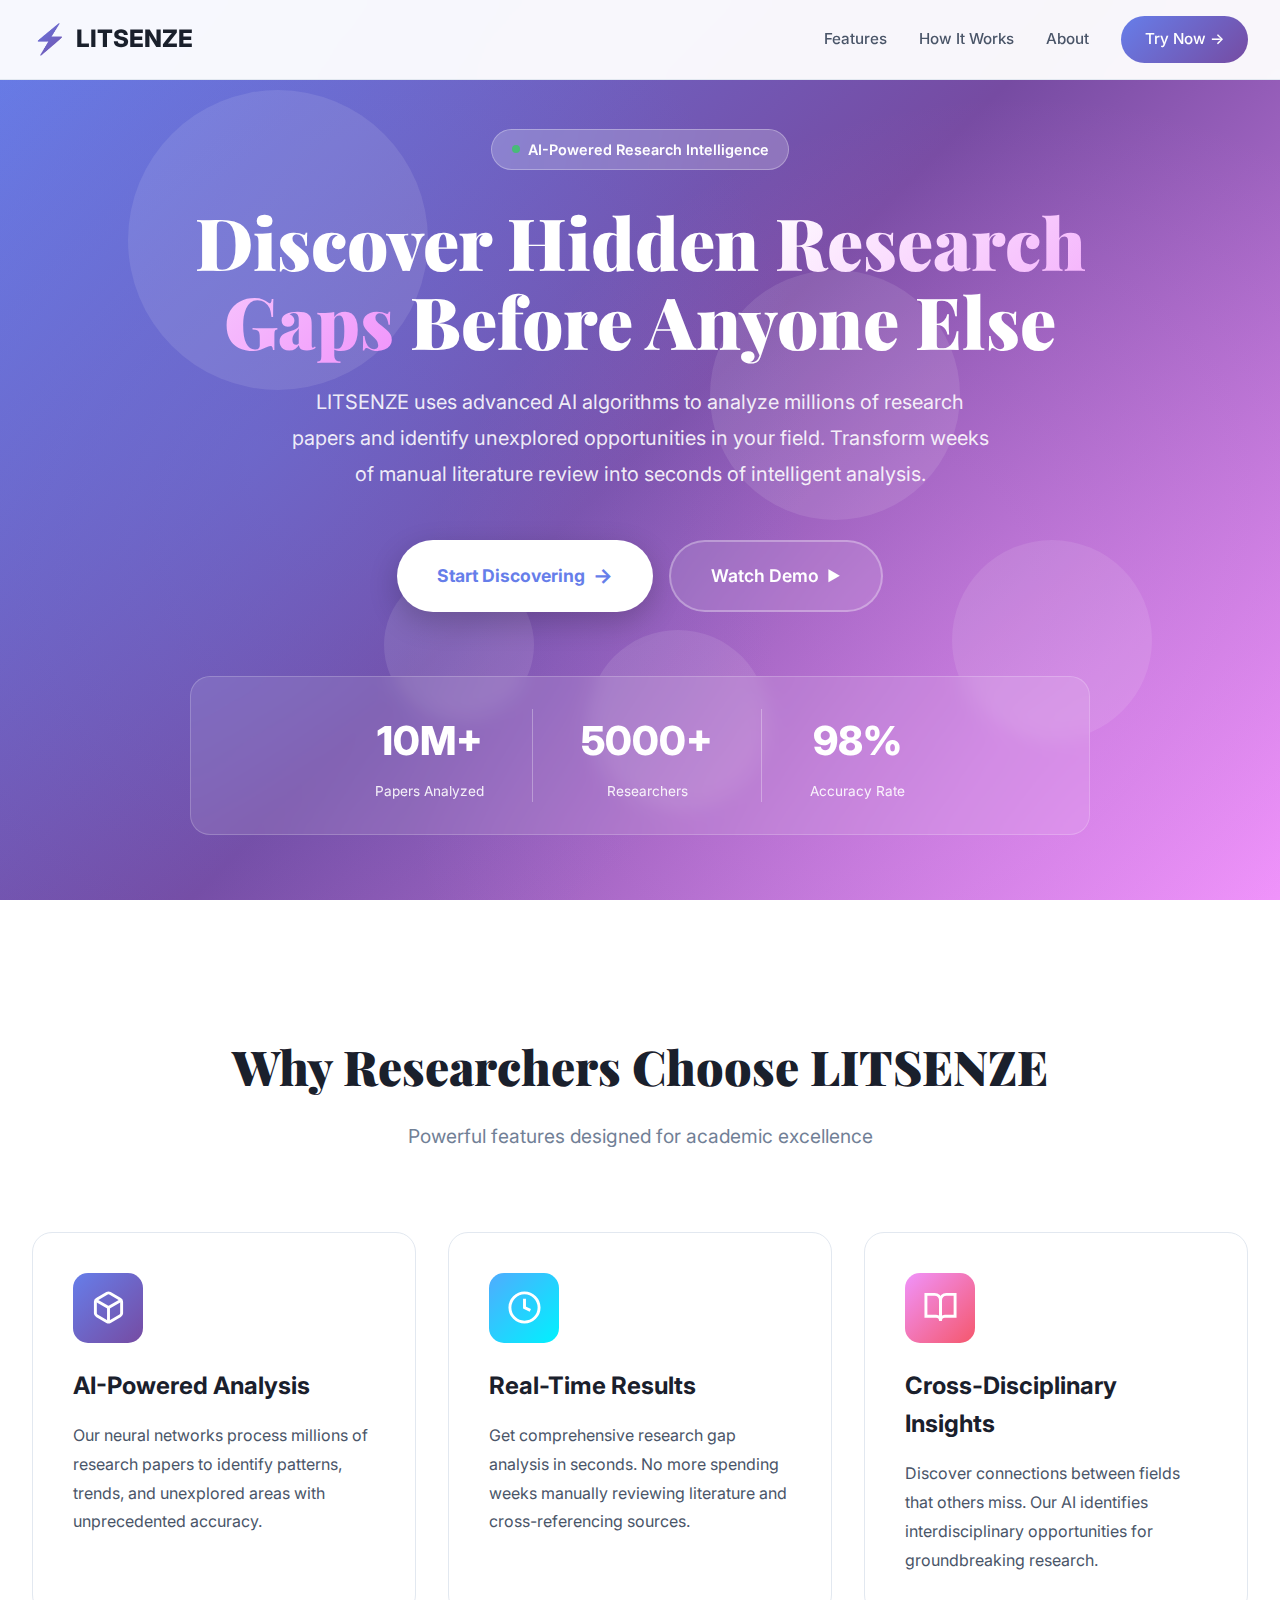
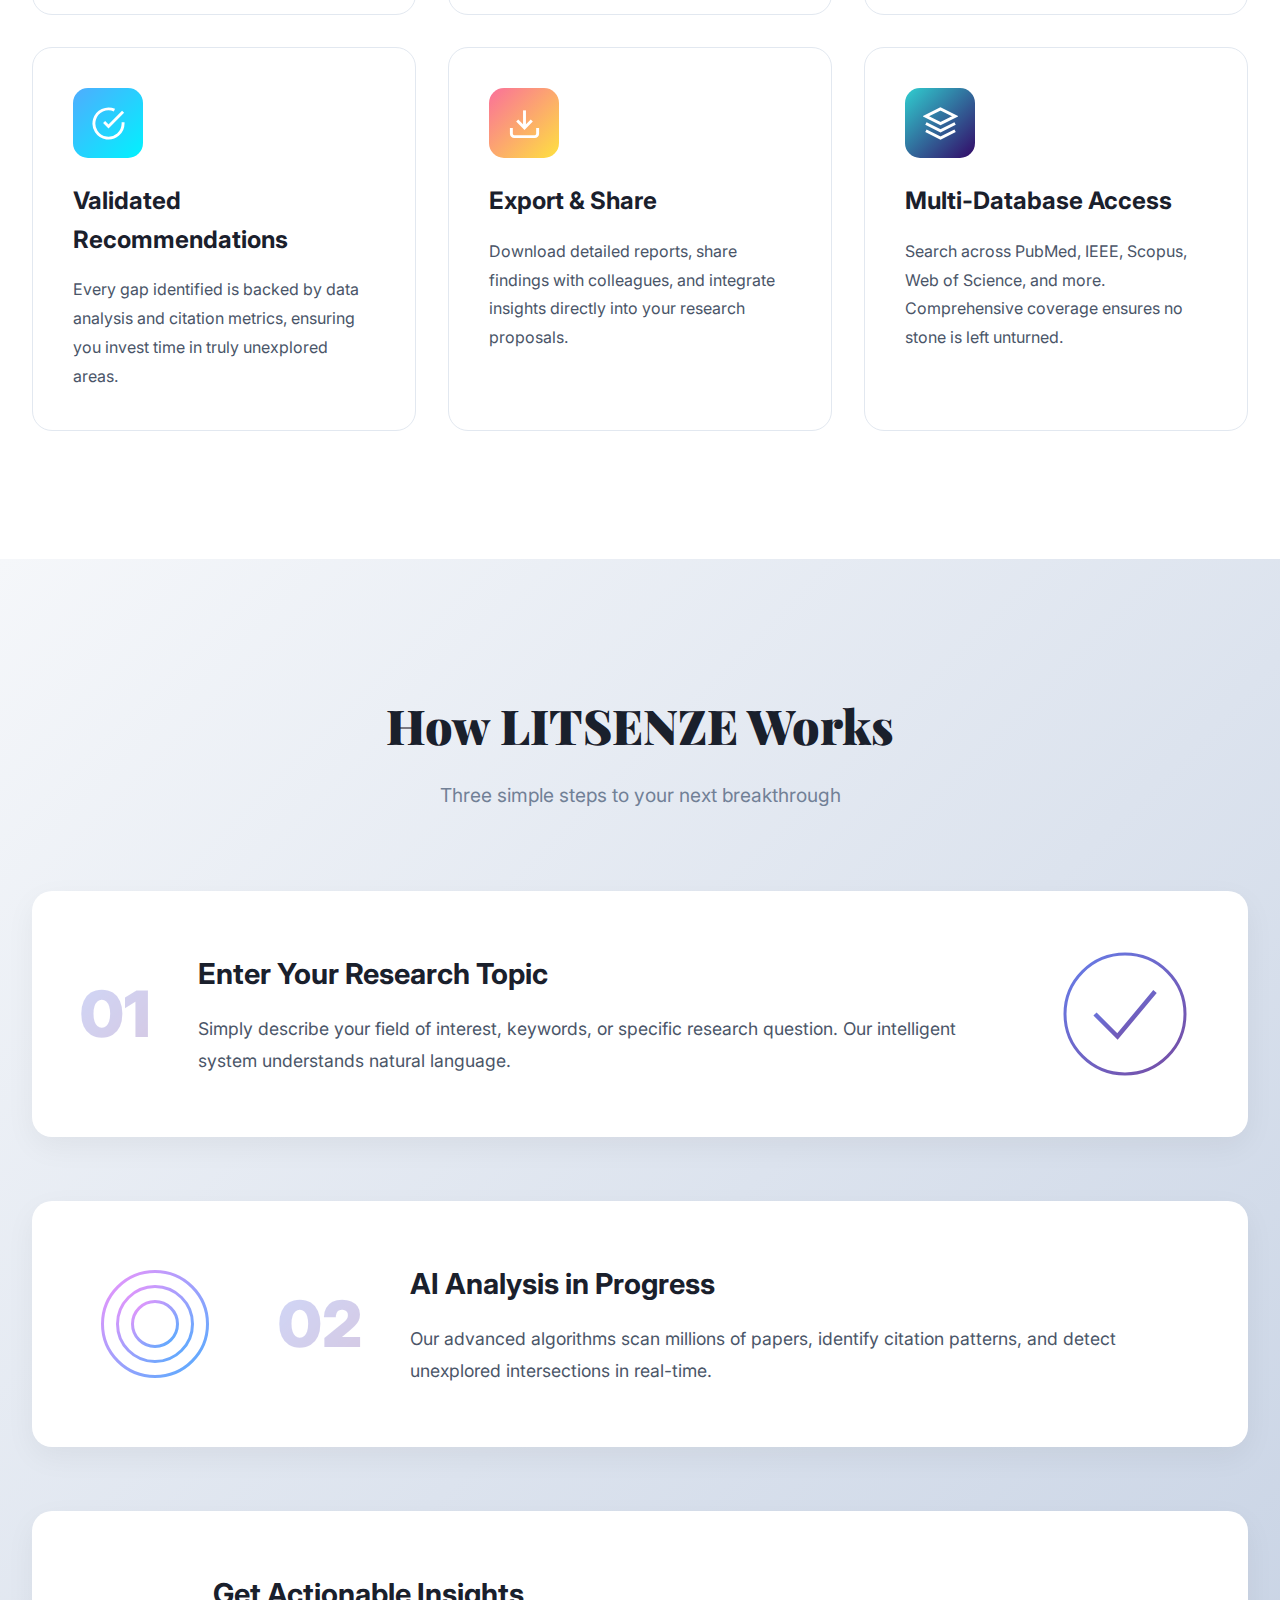
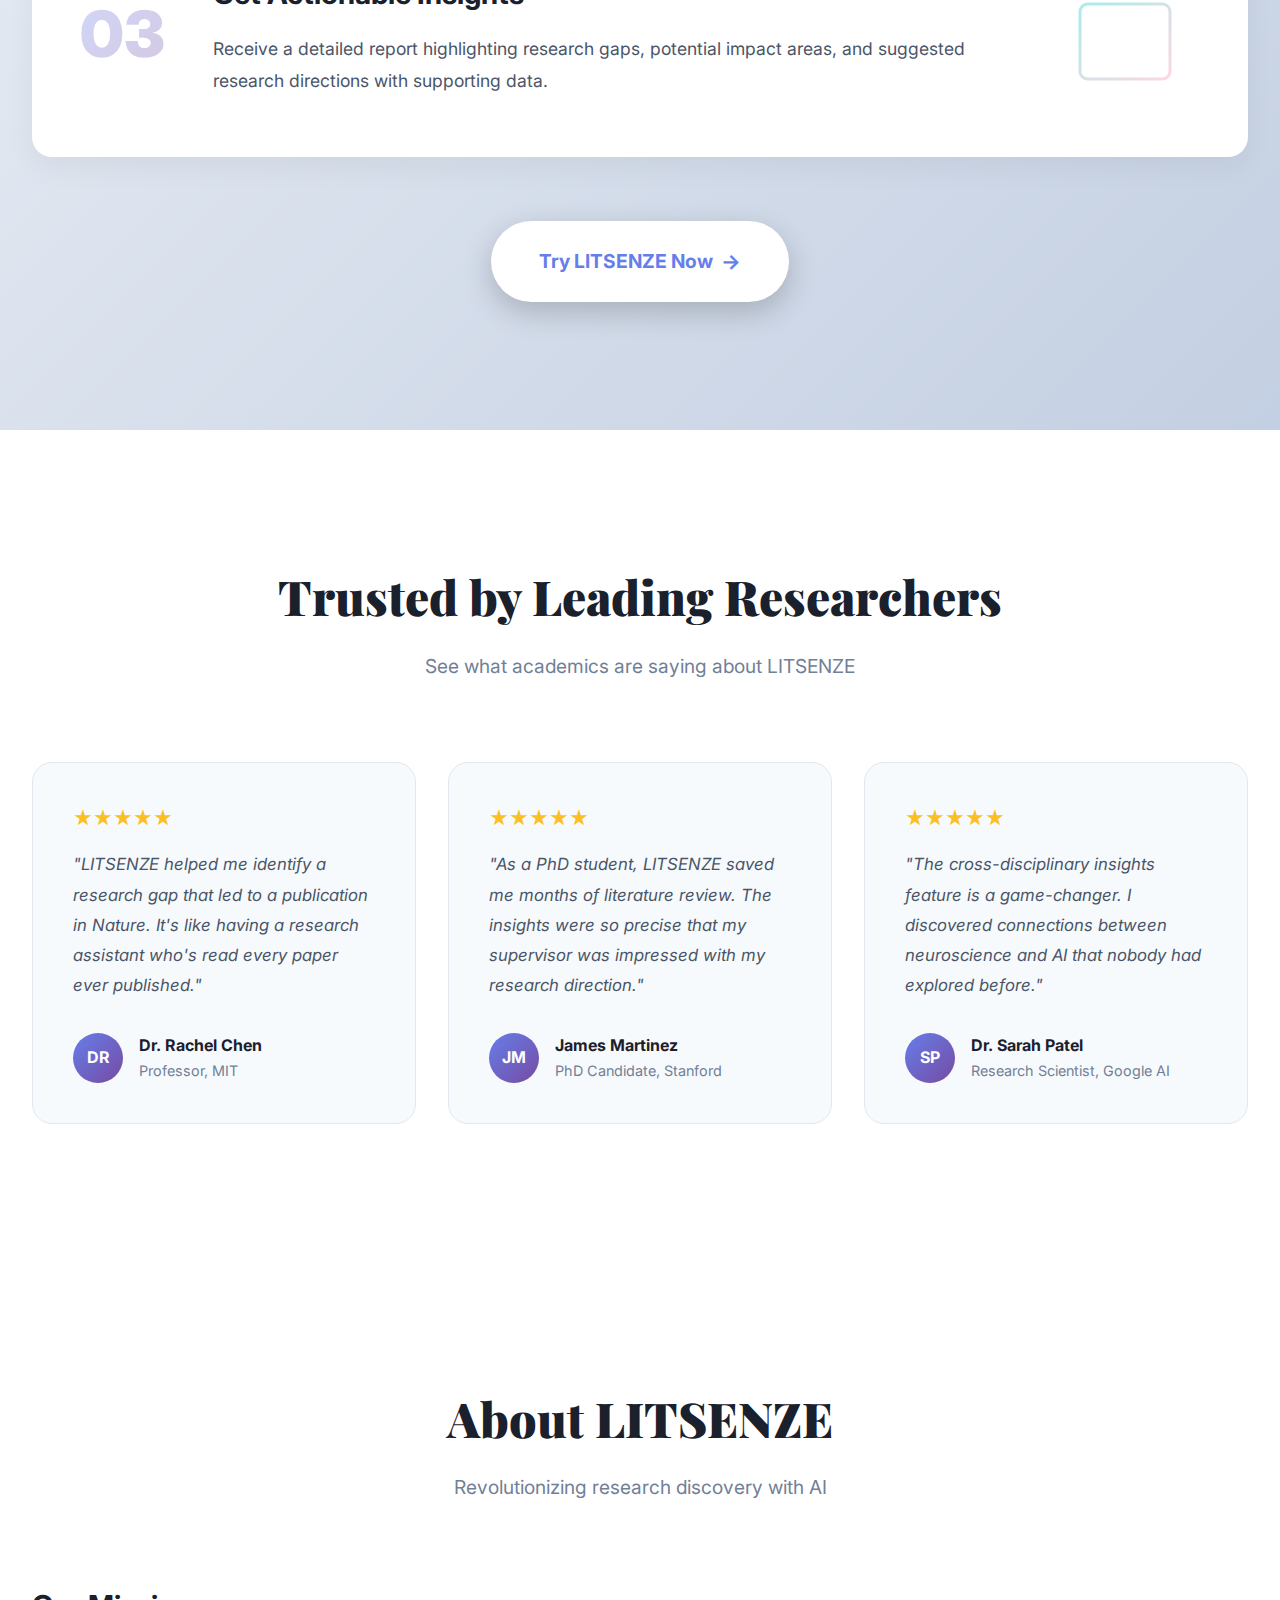
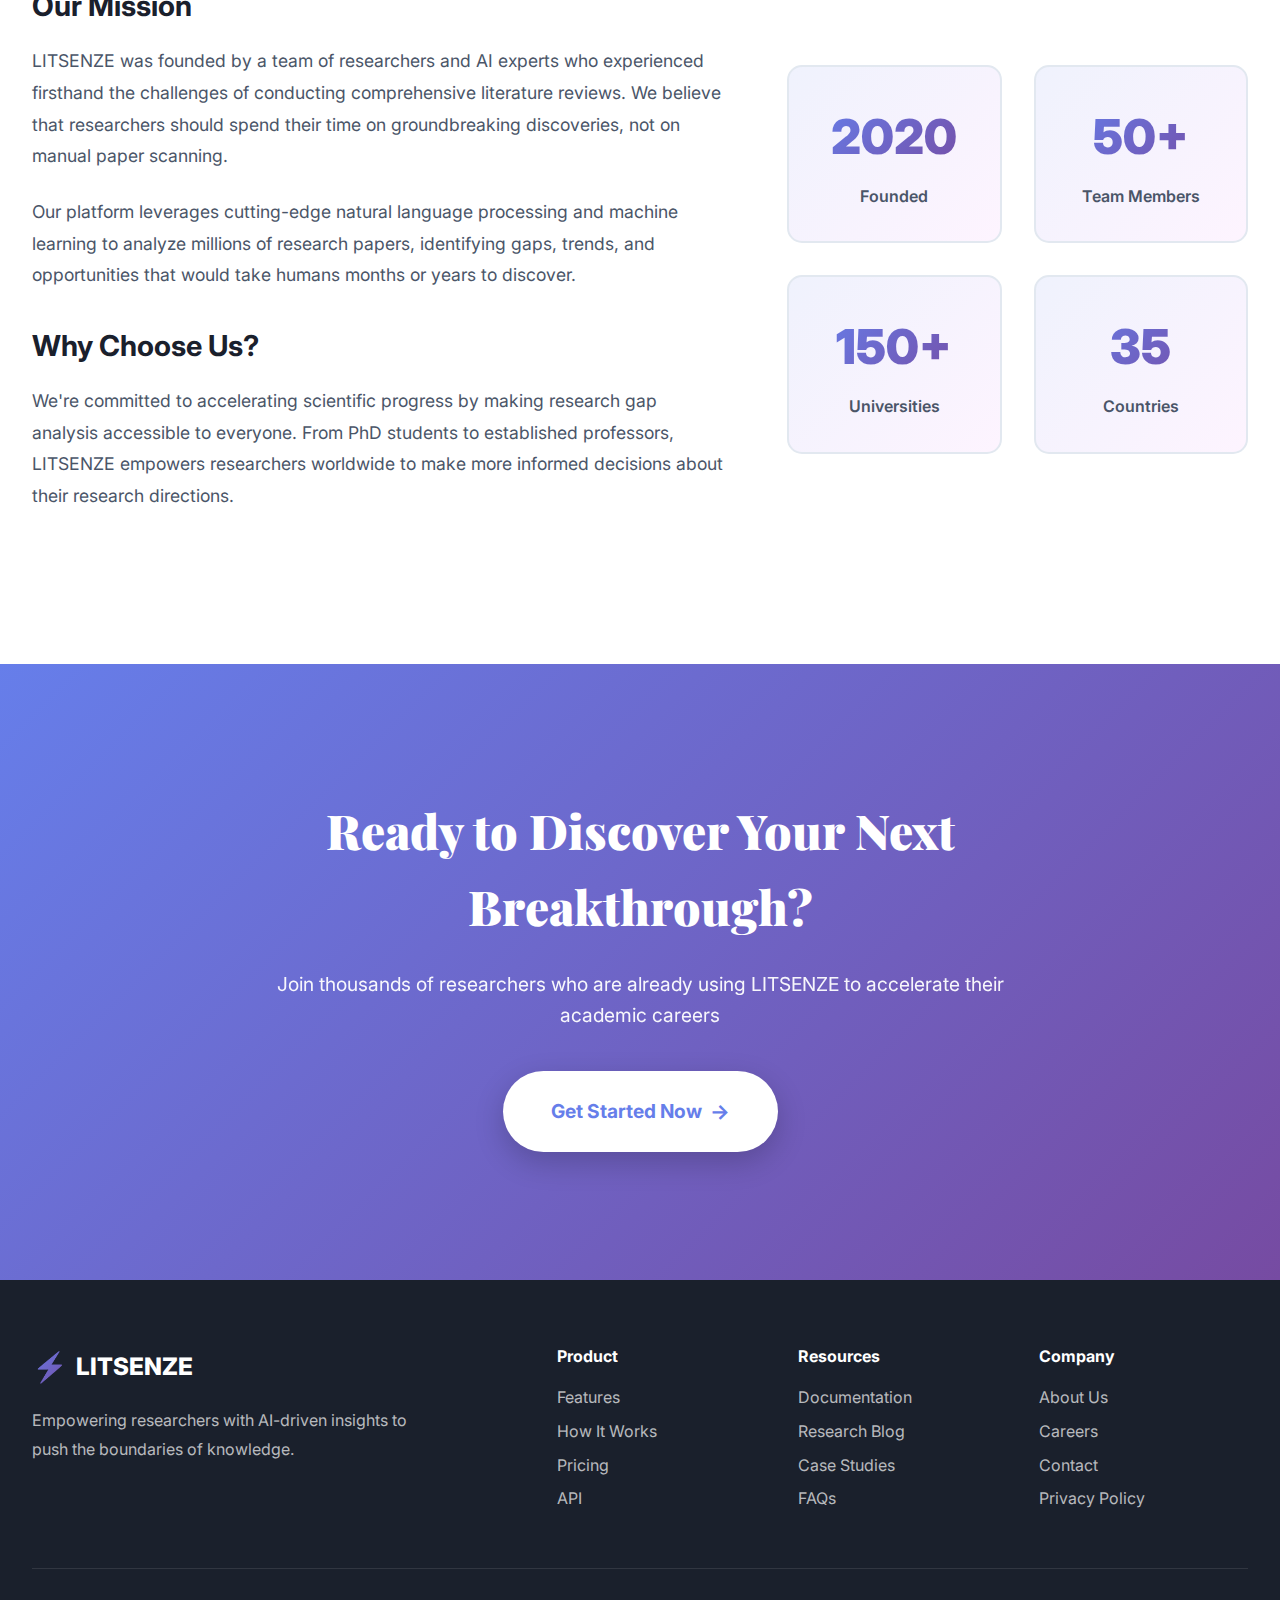
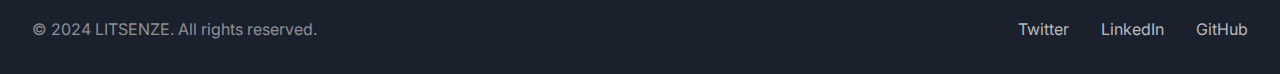
<file: index.html>
<!DOCTYPE html>
<html lang="en">
<head>
    <meta charset="UTF-8">
    <meta name="viewport" content="width=device-width, initial-scale=1.0">
    <title>LITSENZE - AI-Powered Research Gap Detection</title>
    <link rel="stylesheet" href="style.css">
    <link rel="preconnect" href="https://fonts.googleapis.com">
    <link rel="preconnect" href="https://fonts.gstatic.com" crossorigin>
    <link href="https://fonts.googleapis.com/css2?family=Inter:wght@300;400;600;700;800&family=Playfair+Display:wght@700;900&display=swap" rel="stylesheet">
</head>
<body>
    <!-- Navigation -->
    <nav class="navbar">
        <div class="nav-container">
            <div class="nav-logo">
                <span class="logo-icon">⚡</span>
                <span class="logo-text">LITSENZE</span>
            </div>
            <div class="nav-links">
                <a href="#features">Features</a>
                <a href="#how-it-works">How It Works</a>
                <a href="#about">About</a>
                <a href="inputpage.html" class="nav-cta">Try Now →</a>
            </div>
        </div>
    </nav>

    <!-- Hero Section -->
    <section class="hero">
        <div class="hero-background">
            <div class="gradient-overlay"></div>
            <div class="animated-bg">
                <div class="particle"></div>
                <div class="particle"></div>
                <div class="particle"></div>
                <div class="particle"></div>
                <div class="particle"></div>
            </div>
        </div>
        
        <div class="hero-content">
            <div class="hero-badge">
                <span class="badge-dot"></span>
                AI-Powered Research Intelligence
            </div>
            <h1 class="hero-title">
                Discover Hidden 
                <span class="gradient-text">Research Gaps</span>
                Before Anyone Else
            </h1>
            <p class="hero-description">
                LITSENZE uses advanced AI algorithms to analyze millions of research papers 
                and identify unexplored opportunities in your field. Transform weeks of manual 
                literature review into seconds of intelligent analysis.
            </p>
            <div class="hero-cta">
                <a href="inputpage.html" class="btn-primary">
                    Start Discovering
                    <span class="btn-arrow">→</span>
                </a>
                <a href="#how-it-works" class="btn-secondary">
                    Watch Demo
                    <span class="play-icon">▶</span>
                </a>
            </div>
            <div class="hero-stats">
                <div class="stat">
                    <div class="stat-number">10M+</div>
                    <div class="stat-label">Papers Analyzed</div>
                </div>
                <div class="stat-divider"></div>
                <div class="stat">
                    <div class="stat-number">5000+</div>
                    <div class="stat-label">Researchers</div>
                </div>
                <div class="stat-divider"></div>
                <div class="stat">
                    <div class="stat-number">98%</div>
                    <div class="stat-label">Accuracy Rate</div>
                </div>
            </div>
        </div>
    </section>

    <!-- Features Section -->
    <section id="features" class="features-section">
        <div class="section-container">
            <div class="section-header">
                <h2 class="section-title">Why Researchers Choose LITSENZE</h2>
                <p class="section-subtitle">Powerful features designed for academic excellence</p>
            </div>

            <div class="features-grid">
                <div class="feature-box">
                    <div class="feature-icon-wrapper purple">
                        <svg class="feature-icon" viewBox="0 0 24 24" fill="none" stroke="currentColor" stroke-width="2">
                            <path d="M21 16V8a2 2 0 0 0-1-1.73l-7-4a2 2 0 0 0-2 0l-7 4A2 2 0 0 0 3 8v8a2 2 0 0 0 1 1.73l7 4a2 2 0 0 0 2 0l7-4A2 2 0 0 0 21 16z"></path>
                            <polyline points="3.27 6.96 12 12.01 20.73 6.96"></polyline>
                            <line x1="12" y1="22.08" x2="12" y2="12"></line>
                        </svg>
                    </div>
                    <h3 class="feature-title">AI-Powered Analysis</h3>
                    <p class="feature-description">
                        Our neural networks process millions of research papers to identify patterns, 
                        trends, and unexplored areas with unprecedented accuracy.
                    </p>
                </div>

                <div class="feature-box">
                    <div class="feature-icon-wrapper blue">
                        <svg class="feature-icon" viewBox="0 0 24 24" fill="none" stroke="currentColor" stroke-width="2">
                            <circle cx="12" cy="12" r="10"></circle>
                            <polyline points="12 6 12 12 16 14"></polyline>
                        </svg>
                    </div>
                    <h3 class="feature-title">Real-Time Results</h3>
                    <p class="feature-description">
                        Get comprehensive research gap analysis in seconds. No more spending weeks 
                        manually reviewing literature and cross-referencing sources.
                    </p>
                </div>

                <div class="feature-box">
                    <div class="feature-icon-wrapper pink">
                        <svg class="feature-icon" viewBox="0 0 24 24" fill="none" stroke="currentColor" stroke-width="2">
                            <path d="M2 3h6a4 4 0 0 1 4 4v14a3 3 0 0 0-3-3H2z"></path>
                            <path d="M22 3h-6a4 4 0 0 0-4 4v14a3 3 0 0 1 3-3h7z"></path>
                        </svg>
                    </div>
                    <h3 class="feature-title">Cross-Disciplinary Insights</h3>
                    <p class="feature-description">
                        Discover connections between fields that others miss. Our AI identifies 
                        interdisciplinary opportunities for groundbreaking research.
                    </p>
                </div>

                <div class="feature-box">
                    <div class="feature-icon-wrapper green">
                        <svg class="feature-icon" viewBox="0 0 24 24" fill="none" stroke="currentColor" stroke-width="2">
                            <path d="M22 11.08V12a10 10 0 1 1-5.93-9.14"></path>
                            <polyline points="22 4 12 14.01 9 11.01"></polyline>
                        </svg>
                    </div>
                    <h3 class="feature-title">Validated Recommendations</h3>
                    <p class="feature-description">
                        Every gap identified is backed by data analysis and citation metrics, 
                        ensuring you invest time in truly unexplored areas.
                    </p>
                </div>

                <div class="feature-box">
                    <div class="feature-icon-wrapper orange">
                        <svg class="feature-icon" viewBox="0 0 24 24" fill="none" stroke="currentColor" stroke-width="2">
                            <path d="M21 15v4a2 2 0 0 1-2 2H5a2 2 0 0 1-2-2v-4"></path>
                            <polyline points="7 10 12 15 17 10"></polyline>
                            <line x1="12" y1="15" x2="12" y2="3"></line>
                        </svg>
                    </div>
                    <h3 class="feature-title">Export & Share</h3>
                    <p class="feature-description">
                        Download detailed reports, share findings with colleagues, and integrate 
                        insights directly into your research proposals.
                    </p>
                </div>

                <div class="feature-box">
                    <div class="feature-icon-wrapper teal">
                        <svg class="feature-icon" viewBox="0 0 24 24" fill="none" stroke="currentColor" stroke-width="2">
                            <path d="M12 2L2 7l10 5 10-5-10-5z"></path>
                            <path d="M2 17l10 5 10-5M2 12l10 5 10-5"></path>
                        </svg>
                    </div>
                    <h3 class="feature-title">Multi-Database Access</h3>
                    <p class="feature-description">
                        Search across PubMed, IEEE, Scopus, Web of Science, and more. Comprehensive 
                        coverage ensures no stone is left unturned.
                    </p>
                </div>
            </div>
        </div>
    </section>

    <!-- How It Works Section -->
    <section id="how-it-works" class="how-it-works">
        <div class="section-container">
            <div class="section-header">
                <h2 class="section-title">How LITSENZE Works</h2>
                <p class="section-subtitle">Three simple steps to your next breakthrough</p>
            </div>

            <div class="steps-container">
                <div class="step">
                    <div class="step-number">01</div>
                    <div class="step-content">
                        <h3>Enter Your Research Topic</h3>
                        <p>Simply describe your field of interest, keywords, or specific research question. Our intelligent system understands natural language.</p>
                    </div>
                    <div class="step-visual">
                        <div class="visual-placeholder">
                            <svg viewBox="0 0 100 100" fill="none">
                                <circle cx="50" cy="50" r="40" stroke="url(#gradient1)" stroke-width="2"/>
                                <path d="M30 50 L45 65 L70 35" stroke="url(#gradient1)" stroke-width="3" fill="none"/>
                                <defs>
                                    <linearGradient id="gradient1" x1="0%" y1="0%" x2="100%" y2="100%">
                                        <stop offset="0%" style="stop-color:#667eea"/>
                                        <stop offset="100%" style="stop-color:#764ba2"/>
                                    </linearGradient>
                                </defs>
                            </svg>
                        </div>
                    </div>
                </div>

                <div class="step">
                    <div class="step-number">02</div>
                    <div class="step-content">
                        <h3>AI Analysis in Progress</h3>
                        <p>Our advanced algorithms scan millions of papers, identify citation patterns, and detect unexplored intersections in real-time.</p>
                    </div>
                    <div class="step-visual">
                        <div class="visual-placeholder">
                            <svg viewBox="0 0 100 100" fill="none">
                                <circle cx="50" cy="50" r="35" stroke="url(#gradient2)" stroke-width="2"/>
                                <circle cx="50" cy="50" r="25" stroke="url(#gradient2)" stroke-width="2"/>
                                <circle cx="50" cy="50" r="15" stroke="url(#gradient2)" stroke-width="2"/>
                                <defs>
                                    <linearGradient id="gradient2" x1="0%" y1="0%" x2="100%" y2="100%">
                                        <stop offset="0%" style="stop-color:#f093fb"/>
                                        <stop offset="100%" style="stop-color:#4facfe"/>
                                    </linearGradient>
                                </defs>
                            </svg>
                        </div>
                    </div>
                </div>

                <div class="step">
                    <div class="step-number">03</div>
                    <div class="step-content">
                        <h3>Get Actionable Insights</h3>
                        <p>Receive a detailed report highlighting research gaps, potential impact areas, and suggested research directions with supporting data.</p>
                    </div>
                    <div class="step-visual">
                        <div class="visual-placeholder">
                            <svg viewBox="0 0 100 100" fill="none">
                                <rect x="20" y="30" width="60" height="50" rx="5" stroke="url(#gradient3)" stroke-width="2"/>
                                <line x1="30" y1="45" x2="70" y2="45" stroke="url(#gradient3)" stroke-width="2"/>
                                <line x1="30" y1="55" x2="60" y2="55" stroke="url(#gradient3)" stroke-width="2"/>
                                <line x1="30" y1="65" x2="65" y2="65" stroke="url(#gradient3)" stroke-width="2"/>
                                <defs>
                                    <linearGradient id="gradient3" x1="0%" y1="0%" x2="100%" y2="100%">
                                        <stop offset="0%" style="stop-color:#a8edea"/>
                                        <stop offset="100%" style="stop-color:#fed6e3"/>
                                    </linearGradient>
                                </defs>
                            </svg>
                        </div>
                    </div>
                </div>
            </div>

            <div class="cta-center">
                <a href="inputpage.html" class="btn-primary-large">
                    Try LITSENZE Now
                    <span class="btn-arrow">→</span>
                </a>
            </div>
        </div>
    </section>

    <!-- Testimonials Section -->
    <section class="testimonials">
        <div class="section-container">
            <div class="section-header">
                <h2 class="section-title">Trusted by Leading Researchers</h2>
                <p class="section-subtitle">See what academics are saying about LITSENZE</p>
            </div>

            <div class="testimonials-grid">
                <div class="testimonial-card">
                    <div class="testimonial-stars">★★★★★</div>
                    <p class="testimonial-text">
                        "LITSENZE helped me identify a research gap that led to a publication in Nature. 
                        It's like having a research assistant who's read every paper ever published."
                    </p>
                    <div class="testimonial-author">
                        <div class="author-avatar">DR</div>
                        <div class="author-info">
                            <div class="author-name">Dr. Rachel Chen</div>
                            <div class="author-title">Professor, MIT</div>
                        </div>
                    </div>
                </div>

                <div class="testimonial-card">
                    <div class="testimonial-stars">★★★★★</div>
                    <p class="testimonial-text">
                        "As a PhD student, LITSENZE saved me months of literature review. The insights 
                        were so precise that my supervisor was impressed with my research direction."
                    </p>
                    <div class="testimonial-author">
                        <div class="author-avatar">JM</div>
                        <div class="author-info">
                            <div class="author-name">James Martinez</div>
                            <div class="author-title">PhD Candidate, Stanford</div>
                        </div>
                    </div>
                </div>

                <div class="testimonial-card">
                    <div class="testimonial-stars">★★★★★</div>
                    <p class="testimonial-text">
                        "The cross-disciplinary insights feature is a game-changer. I discovered 
                        connections between neuroscience and AI that nobody had explored before."
                    </p>
                    <div class="testimonial-author">
                        <div class="author-avatar">SP</div>
                        <div class="author-info">
                            <div class="author-name">Dr. Sarah Patel</div>
                            <div class="author-title">Research Scientist, Google AI</div>
                        </div>
                    </div>
                </div>
            </div>
        </div>
    </section>

    <!-- About Section -->
    <section id="about" class="about-section">
        <div class="section-container">
            <div class="section-header">
                <h2 class="section-title">About LITSENZE</h2>
                <p class="section-subtitle">Revolutionizing research discovery with AI</p>
            </div>
            
            <div class="about-content">
                <div class="about-text">
                    <h3>Our Mission</h3>
                    <p>
                        LITSENZE was founded by a team of researchers and AI experts who experienced 
                        firsthand the challenges of conducting comprehensive literature reviews. We 
                        believe that researchers should spend their time on groundbreaking discoveries, 
                        not on manual paper scanning.
                    </p>
                    <p>
                        Our platform leverages cutting-edge natural language processing and machine 
                        learning to analyze millions of research papers, identifying gaps, trends, and 
                        opportunities that would take humans months or years to discover.
                    </p>
                    <h3>Why Choose Us?</h3>
                    <p>
                        We're committed to accelerating scientific progress by making research gap 
                        analysis accessible to everyone. From PhD students to established professors, 
                        LITSENZE empowers researchers worldwide to make more informed decisions about 
                        their research directions.
                    </p>
                </div>
                <div class="about-stats-large">
                    <div class="about-stat-item">
                        <div class="about-stat-number">2020</div>
                        <div class="about-stat-label">Founded</div>
                    </div>
                    <div class="about-stat-item">
                        <div class="about-stat-number">50+</div>
                        <div class="about-stat-label">Team Members</div>
                    </div>
                    <div class="about-stat-item">
                        <div class="about-stat-number">150+</div>
                        <div class="about-stat-label">Universities</div>
                    </div>
                    <div class="about-stat-item">
                        <div class="about-stat-number">35</div>
                        <div class="about-stat-label">Countries</div>
                    </div>
                </div>
            </div>
        </div>
    </section>

    <!-- CTA Section -->
    <section class="final-cta">
        <div class="cta-content">
            <h2 class="cta-title">Ready to Discover Your Next Breakthrough?</h2>
            <p class="cta-description">
                Join thousands of researchers who are already using LITSENZE to accelerate their academic careers
            </p>
            <a href="inputpage.html" class="btn-primary-large white">
                Get Started Now
                <span class="btn-arrow">→</span>
            </a>
        </div>
    </section>

    <!-- Footer -->
    <footer class="footer">
        <div class="footer-container">
            <div class="footer-main">
                <div class="footer-brand">
                    <div class="footer-logo">
                        <span class="logo-icon">⚡</span>
                        <span class="logo-text">LITSENZE</span>
                    </div>
                    <p class="footer-tagline">
                        Empowering researchers with AI-driven insights to push the boundaries of knowledge.
                    </p>
                </div>
                
                <div class="footer-links">
                    <div class="footer-column">
                        <h4>Product</h4>
                        <a href="#features">Features</a>
                        <a href="#how-it-works">How It Works</a>
                        <a href="inputpage.html">Pricing</a>
                        <a href="inputpage.html">API</a>
                    </div>
                    
                    <div class="footer-column">
                        <h4>Resources</h4>
                        <a href="inputpage.html">Documentation</a>
                        <a href="inputpage.html">Research Blog</a>
                        <a href="inputpage.html">Case Studies</a>
                        <a href="inputpage.html">FAQs</a>
                    </div>
                    
                    <div class="footer-column">
                        <h4>Company</h4>
                        <a href="#about">About Us</a>
                        <a href="inputpage.html">Careers</a>
                        <a href="inputpage.html">Contact</a>
                        <a href="inputpage.html">Privacy Policy</a>
                    </div>
                </div>
            </div>
            
            <div class="footer-bottom">
                <p>&copy; 2024 LITSENZE. All rights reserved.</p>
                <div class="footer-social">
                    <a href="#">Twitter</a>
                    <a href="#">LinkedIn</a>
                    <a href="#">GitHub</a>
                </div>
            </div>
        </div>
    </footer>
</body>
</html>
</file>
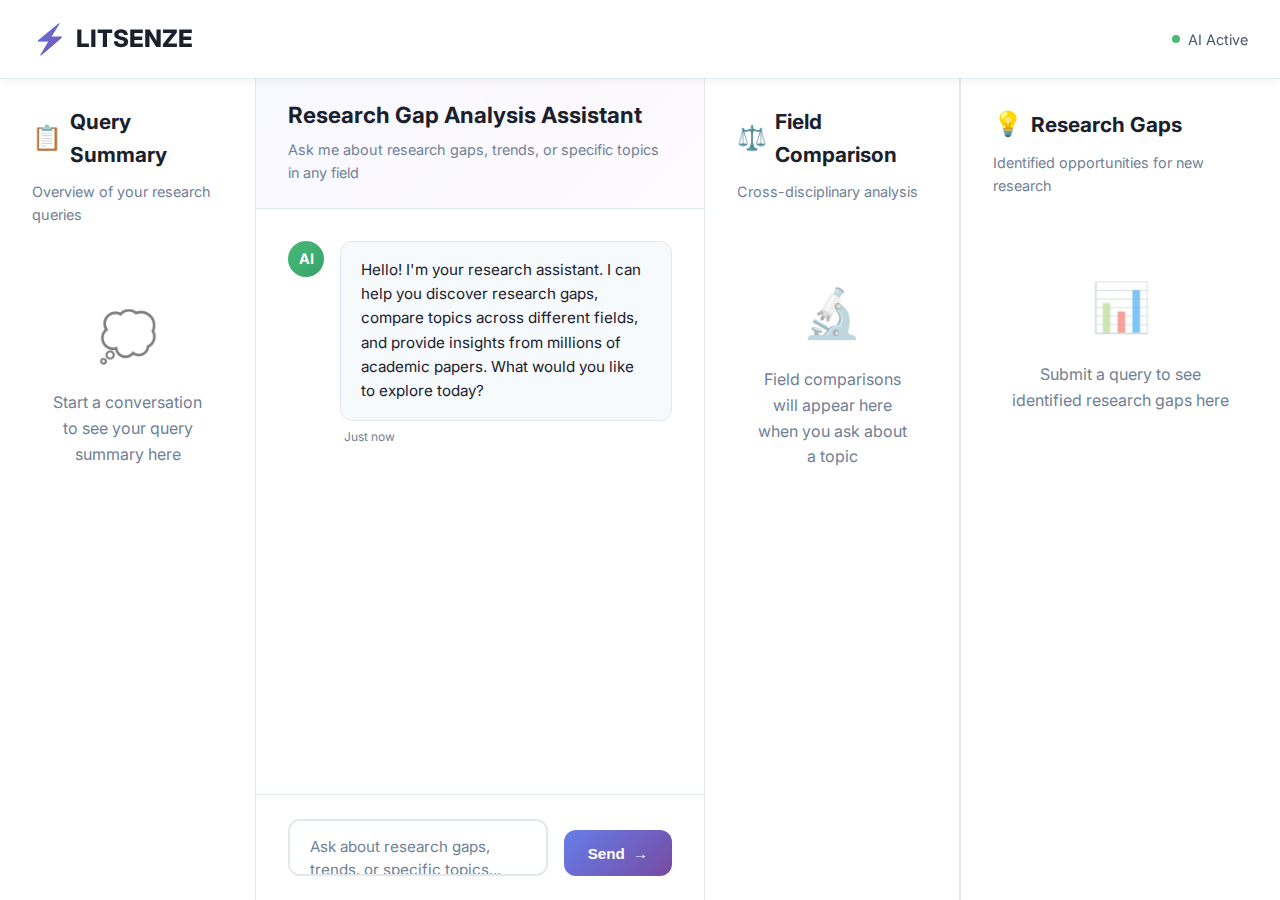
<file: inputpage.html>
<!DOCTYPE html>
<html lang="en">
<head>
    <meta charset="UTF-8">
    <meta name="viewport" content="width=device-width, initial-scale=1.0">
    <title>Research Analysis - LITSENZE</title>
    <link rel="preconnect" href="https://fonts.googleapis.com">
    <link rel="preconnect" href="https://fonts.gstatic.com" crossorigin>
    <link href="https://fonts.googleapis.com/css2?family=Inter:wght@300;400;500;600;700;800&family=Playfair+Display:wght@700;900&display=swap" rel="stylesheet">
    <style>
        * {
            margin: 0;
            padding: 0;
            box-sizing: border-box;
        }

        :root {
            --primary-purple: #667eea;
            --primary-dark: #764ba2;
            --accent-blue: #4facfe;
            --text-dark: #1a202c;
            --text-gray: #4a5568;
            --text-light: #718096;
            --bg-light: #f7fafc;
            --border-color: #e2e8f0;
            --success-green: #48bb78;
            --warning-orange: #ed8936;
        }

        body {
            font-family: 'Inter', -apple-system, BlinkMacSystemFont, 'Segoe UI', sans-serif;
            line-height: 1.6;
            color: var(--text-dark);
            background: #f8f9fa;
            overflow-x: hidden;
        }

        /* Navigation */
        .navbar {
            position: fixed;
            top: 0;
            left: 0;
            right: 0;
            background: rgba(255, 255, 255, 0.98);
            backdrop-filter: blur(10px);
            border-bottom: 1px solid var(--border-color);
            z-index: 1000;
            padding: 1rem 0;
            box-shadow: 0 2px 10px rgba(0,0,0,0.05);
        }

        .nav-container {
            max-width: 100%;
            margin: 0 auto;
            padding: 0 2rem;
            display: flex;
            justify-content: space-between;
            align-items: center;
        }

        .nav-logo {
            display: flex;
            align-items: center;
            gap: 0.5rem;
            font-size: 1.5rem;
            font-weight: 800;
            color: var(--text-dark);
            text-decoration: none;
        }

        .logo-icon {
            font-size: 1.8rem;
            background: linear-gradient(135deg, var(--primary-purple), var(--primary-dark));
            -webkit-background-clip: text;
            -webkit-text-fill-color: transparent;
        }

        .nav-status {
            display: flex;
            align-items: center;
            gap: 0.5rem;
            color: var(--text-gray);
            font-size: 0.9rem;
        }

        .status-dot {
            width: 8px;
            height: 8px;
            background: var(--success-green);
            border-radius: 50%;
            animation: pulse 2s infinite;
        }

        @keyframes pulse {
            0%, 100% { opacity: 1; }
            50% { opacity: 0.5; }
        }

        /* Main Layout */
        .main-container {
            display: flex;
            flex-direction: column;
            height: calc(100vh - 73px);
            margin-top: 73px;
        }

        /* Top Section - Three Column Layout */
        .top-section {
            display: flex;
            flex: 1;
            min-height: 0; /* This is the key fix! */
        }

        /* Left Panel - Summary */
        .left-panel {
            width: 25%;
            background: white;
            border-right: 1px solid var(--border-color);
            overflow-y: auto;
            padding: 2rem;
        }

        .panel-header {
            margin-bottom: 1.5rem;
        }

        .panel-title {
            font-size: 1.3rem;
            font-weight: 700;
            color: var(--text-dark);
            margin-bottom: 0.5rem;
            display: flex;
            align-items: center;
            gap: 0.5rem;
        }

        .panel-icon {
            font-size: 1.5rem;
        }

        .panel-subtitle {
            font-size: 0.9rem;
            color: var(--text-light);
        }

        .summary-card {
            background: var(--bg-light);
            padding: 1.25rem;
            border-radius: 12px;
            margin-bottom: 1rem;
            border: 1px solid var(--border-color);
            transition: all 0.3s;
        }

        .summary-card:hover {
            box-shadow: 0 4px 12px rgba(0,0,0,0.08);
            transform: translateY(-2px);
        }

        .summary-label {
            font-size: 0.8rem;
            font-weight: 600;
            color: var(--text-light);
            text-transform: uppercase;
            letter-spacing: 0.5px;
            margin-bottom: 0.5rem;
        }

        .summary-content {
            font-size: 0.95rem;
            color: var(--text-dark);
            line-height: 1.6;
        }

        .summary-badge {
            display: inline-block;
            padding: 0.4rem 0.8rem;
            background: linear-gradient(135deg, var(--primary-purple), var(--primary-dark));
            color: white;
            border-radius: 20px;
            font-size: 0.85rem;
            font-weight: 600;
            margin-top: 0.5rem;
        }

        .empty-state {
            text-align: center;
            padding: 3rem 1rem;
            color: var(--text-light);
        }

        .empty-icon {
            font-size: 3rem;
            margin-bottom: 1rem;
            opacity: 0.5;
        }

        /* Center Panel - Chat */
        .center-panel {
            width: 50%;
            display: flex;
            flex-direction: column;
            background: white;
        }

        .chat-header {
            padding: 1.5rem 2rem;
            border-bottom: 1px solid var(--border-color);
            background: linear-gradient(135deg, rgba(102, 126, 234, 0.05), rgba(240, 147, 251, 0.05));
        }

        .chat-title {
            font-size: 1.4rem;
            font-weight: 700;
            color: var(--text-dark);
            margin-bottom: 0.3rem;
        }

        .chat-subtitle {
            font-size: 0.9rem;
            color: var(--text-light);
        }

        .chat-messages {
            flex: 1;
            overflow-y: auto;
            padding: 2rem;
            display: flex;
            flex-direction: column;
            gap: 1.5rem;
        }

        .message {
            display: flex;
            gap: 1rem;
            animation: fadeIn 0.3s;
        }

        @keyframes fadeIn {
            from { opacity: 0; transform: translateY(10px); }
            to { opacity: 1; transform: translateY(0); }
        }

        .message-avatar {
            width: 36px;
            height: 36px;
            border-radius: 50%;
            display: flex;
            align-items: center;
            justify-content: center;
            font-weight: 700;
            font-size: 0.9rem;
            flex-shrink: 0;
        }

        .user-avatar {
            background: linear-gradient(135deg, var(--primary-purple), var(--primary-dark));
            color: white;
        }

        .bot-avatar {
            background: linear-gradient(135deg, #48bb78, #38a169);
            color: white;
        }

        .message-content {
            flex: 1;
        }

        .message-text {
            background: var(--bg-light);
            padding: 1rem 1.25rem;
            border-radius: 12px;
            font-size: 0.95rem;
            line-height: 1.6;
            border: 1px solid var(--border-color);
        }

        .message.user .message-text {
            background: linear-gradient(135deg, var(--primary-purple), var(--primary-dark));
            color: white;
            border: none;
        }

        .message-time {
            font-size: 0.75rem;
            color: var(--text-light);
            margin-top: 0.4rem;
            padding-left: 0.25rem;
        }

        .chat-input-container {
            padding: 1.5rem 2rem;
            border-top: 1px solid var(--border-color);
            background: white;
        }

        .chat-input-wrapper {
            display: flex;
            gap: 1rem;
            align-items: flex-end;
        }

        .chat-input {
            flex: 1;
            padding: 1rem 1.25rem;
            border: 2px solid var(--border-color);
            border-radius: 12px;
            font-size: 0.95rem;
            font-family: inherit;
            resize: none;
            transition: all 0.3s;
            max-height: 120px;
            min-height: 52px;
        }

        .chat-input:focus {
            outline: none;
            border-color: var(--primary-purple);
            box-shadow: 0 0 0 4px rgba(102, 126, 234, 0.08);
        }

/* Alternative: Adjust padding for better centering */
.chat-input {
    flex: 1;
    padding: 15px 1.25rem; /* Increased from 1rem (16px) to 15px */
    border: 2px solid var(--border-color);
    border-radius: 12px;
    font-size: 0.95rem;
    font-family: inherit;
    resize: none;
    transition: all 0.3s;
    max-height: 120px;
    min-height: 52px;
    line-height: 1.5;
}

.chat-input::placeholder {
    color: var(--text-light);
    opacity: 1;
    line-height: 1.5;
}

        .send-btn {
            padding: 0.9rem 1.5rem;
            background: linear-gradient(135deg, var(--primary-purple), var(--primary-dark));
            color: white;
            border: none;
            border-radius: 12px;
            font-weight: 600;
            cursor: pointer;
            transition: all 0.3s;
            display: flex;
            align-items: center;
            gap: 0.5rem;
            font-size: 0.95rem;
        }

        .send-btn:hover:not(:disabled) {
            transform: translateY(-2px);
            box-shadow: 0 4px 15px rgba(102, 126, 234, 0.4);
        }

        .send-btn:disabled {
            opacity: 0.6;
            cursor: not-allowed;
        }

        /* Right Panel - Comparison */
        .right-panel {
            width: 25%;
            background: white;
            border-left: 1px solid var(--border-color);
            overflow-y: auto;
            padding: 2rem;
        }

        .comparison-card {
            background: var(--bg-light);
            padding: 1.25rem;
            border-radius: 12px;
            margin-bottom: 1rem;
            border: 1px solid var(--border-color);
        }

        .comparison-field {
            font-size: 0.85rem;
            font-weight: 700;
            color: var(--primary-purple);
            margin-bottom: 0.75rem;
            text-transform: uppercase;
            letter-spacing: 0.5px;
        }

        .comparison-content {
            font-size: 0.9rem;
            color: var(--text-dark);
            line-height: 1.6;
        }

        .comparison-stats {
            display: flex;
            gap: 1rem;
            margin-top: 1rem;
            padding-top: 1rem;
            border-top: 1px solid var(--border-color);
        }

        .stat-item {
            flex: 1;
            text-align: center;
        }

        .stat-value {
            font-size: 1.1rem;
            font-weight: 700;
            color: var(--primary-purple);
        }

        .stat-label {
            font-size: 0.75rem;
            color: var(--text-light);
            margin-top: 0.25rem;
        }

/* Research Gaps Section */
.gaps-section {
    padding: 2rem;
    background: white;
    overflow-y: auto;
    display: none;
    border-top: 2px solid var(--border-color);
    height: 0; /* Start with 0 height */
    transition: height 0.3s ease; /* Smooth transition */
}

.gaps-section.active {
    height: auto !important; /* CHANGED */
    min-height: 300px !important;
}


.main-container.with-gaps .top-section {
    flex: 1;
    min-height: 0; /* Important for flexbox */
}



/* Adjust when gaps section is active */
.main-container.with-gaps {
    display: flex;
    flex-direction: column;
}

.main-container.with-gaps .top-section {
    flex: 1;
    min-height: 0;
    overflow: hidden; /* Prevent overflow */
}

.main-container.with-gaps .gaps-section {
    flex-shrink: 0; /* Don't shrink */
}

        

        .gaps-header {
            display: flex;
            justify-content: space-between;
            align-items: center;
            margin-bottom: 1.5rem;
        }

        .gaps-title {
            font-size: 1.4rem;
            font-weight: 700;
            color: var(--text-dark);
            display: flex;
            align-items: center;
            gap: 0.5rem;
        }

        .gaps-count {
            background: linear-gradient(135deg, var(--primary-purple), var(--primary-dark));
            color: white;
            padding: 0.4rem 1rem;
            border-radius: 20px;
            font-size: 0.85rem;
            font-weight: 600;
        }

        .gap-card {
            background: var(--bg-light);
            padding: 1.5rem;
            border-radius: 12px;
            margin-bottom: 1rem;
            border: 1px solid var(--border-color);
            transition: all 0.3s;
            cursor: pointer;
        }

        .gap-card:hover {
            box-shadow: 0 4px 15px rgba(0,0,0,0.1);
            transform: translateY(-2px);
        }

        .gap-header {
            display: flex;
            justify-content: space-between;
            align-items: start;
            margin-bottom: 0.75rem;
        }

        .gap-number {
            font-size: 0.85rem;
            font-weight: 700;
            color: var(--primary-purple);
            background: white;
            padding: 0.3rem 0.7rem;
            border-radius: 20px;
        }

        .gap-priority {
            font-size: 0.75rem;
            padding: 0.3rem 0.7rem;
            border-radius: 20px;
            font-weight: 600;
        }

        .priority-high {
            background: #fed7d7;
            color: #c53030;
        }

        .priority-medium {
            background: #feebc8;
            color: #c05621;
        }

        .priority-low {
            background: #c6f6d5;
            color: #2f855a;
        }

        .gap-title {
            font-size: 1.05rem;
            font-weight: 600;
            color: var(--text-dark);
            margin-bottom: 0.5rem;
        }

        .gap-description {
            font-size: 0.9rem;
            color: var(--text-gray);
            line-height: 1.6;
            margin-bottom: 0.75rem;
        }

        .gap-tags {
            display: flex;
            gap: 0.5rem;
            flex-wrap: wrap;
        }

        .gap-tag {
            font-size: 0.8rem;
            padding: 0.3rem 0.7rem;
            background: white;
            border: 1px solid var(--border-color);
            border-radius: 20px;
            color: var(--text-gray);
        }

        /* Scrollbar Styling */
        ::-webkit-scrollbar {
            width: 8px;
        }

        ::-webkit-scrollbar-track {
            background: var(--bg-light);
        }

        ::-webkit-scrollbar-thumb {
            background: var(--border-color);
            border-radius: 4px;
        }

        ::-webkit-scrollbar-thumb:hover {
            background: var(--text-light);
        }

        /* Responsive */
        @media (max-width: 1200px) {
            .left-panel, .right-panel {
                width: 22%;
            }
            .center-panel {
                width: 56%;
            }
        }

        @media (max-width: 968px) {
            .top-section {
                flex-direction: column;
                height: auto;
            }
            .left-panel, .center-panel, .right-panel {
                width: 100%;
                border: none;
                border-bottom: 1px solid var(--border-color);
            }
            .center-panel {
                min-height: 400px;
            }
        }

        /* Loading Animation */
        .typing-indicator {
            display: flex;
            gap: 0.4rem;
            padding: 1rem 1.25rem;
            background: var(--bg-light);
            border-radius: 12px;
            width: fit-content;
        }

        .typing-dot {
            width: 8px;
            height: 8px;
            background: var(--text-light);
            border-radius: 50%;
            animation: typing 1.4s infinite;
        }

        .typing-dot:nth-child(2) {
            animation-delay: 0.2s;
        }

        .typing-dot:nth-child(3) {
            animation-delay: 0.4s;
        }

        @keyframes typing {
            0%, 60%, 100% {
                transform: translateY(0);
                opacity: 0.7;
            }
            30% {
                transform: translateY(-10px);
                opacity: 1;
            }
        }

        /* FIX FOR FULL PAGE HEIGHT */
        .main-container {
            height: calc(100vh - 73px) !important;
        }
        
        .top-section {
            flex: 1 !important;
            min-height: 0 !important;
        }
        
        .gaps-section.active {
            height: 40vh !important;
            min-height: 300px !important;
        }
        
        .left-panel, .center-panel, .right-panel {
            height: 100% !important;
            display: flex !important;
            flex-direction: column !important;
        }
        
        .summary-content, .comparison-content {
            flex: 1 !important;
            overflow-y: auto !important;
        }
        
        .chat-messages {
            flex: 1 !important;
            overflow-y: auto !important;
        }
        
        .gaps-content {
            max-height: calc(40vh - 100px) !important;
            overflow-y: auto !important;
        }

/* === ADD THIS CSS FOR 4-COLUMN LAYOUT === */
/* Gaps Panel (4th column) */
.gaps-panel {
    width: 25%;
    background: white;
    border-left: 1px solid var(--border-color);
    overflow-y: auto;
    padding: 2rem;
    display: flex;
    flex-direction: column;
}

/* Update existing panel widths to make room for 4th column */
.left-panel {
    width: 20%; /* Changed from 25% */
}

.center-panel {
    width: 35%; /* Changed from 50% */
}

.right-panel {
    width: 20%; /* Changed from 25% */
    border-right: 1px solid var(--border-color);
}

/* Hide the old gaps-section styles */
.gaps-section {
    display: none !important;
}
/* === END OF CSS TO ADD === */
    </style>
</head>
<body>
    <!-- Navigation -->
    <nav class="navbar">
        <div class="nav-container">
            <a href="index.html" class="nav-logo">
                <span class="logo-icon">⚡</span>
                <span class="logo-text">LITSENZE</span>
            </a>
            <div class="nav-status">
                <span class="status-dot"></span>
                <span>AI Active</span>
            </div>
        </div>
    </nav>

    <!-- Main Container -->
    <div class="main-container">
        <!-- Top Section: Three Column Layout -->
        <div class="top-section">
            <!-- Left Panel - Summary -->
            <div class="left-panel">
            <div class="panel-header">
                <h2 class="panel-title">
                    <span class="panel-icon">📋</span>
                    Query Summary
                </h2>
                <p class="panel-subtitle">Overview of your research queries</p>
            </div>

            <div id="summary-content">
                <div class="empty-state">
                    <div class="empty-icon">💭</div>
                    <p>Start a conversation to see your query summary here</p>
                </div>
            </div>
        </div>

        <!-- Center Panel - Chat -->
        <div class="center-panel">
            <div class="chat-header">
                <h1 class="chat-title">Research Gap Analysis Assistant</h1>
                <p class="chat-subtitle">Ask me about research gaps, trends, or specific topics in any field</p>
            </div>

            <div class="chat-messages" id="chat-messages">
                <div class="message">
                    <div class="message-avatar bot-avatar">AI</div>
                    <div class="message-content">
                        <div class="message-text">
                            Hello! I'm your research assistant. I can help you discover research gaps, compare topics across different fields, and provide insights from millions of academic papers. What would you like to explore today?
                        </div>
                        <div class="message-time">Just now</div>
                    </div>
                </div>
            </div>


            <div class="chat-input-container">
                <div class="chat-input-wrapper">
                    <textarea 
                        id="chat-input" 
                        class="chat-input" 
                        placeholder="Ask about research gaps, trends, or specific topics..."
                        rows="1"
                    ></textarea>
                    <button class="send-btn" id="send-btn">
                        <span>Send</span>
                        <span>→</span>
                    </button>
                </div>
            </div>
        </div>

        <!-- Right Panel - Comparison -->
        <div class="right-panel">
            <div class="panel-header">
                <h2 class="panel-title">
                    <span class="panel-icon">⚖️</span>
                    Field Comparison
                </h2>
                <p class="panel-subtitle">Cross-disciplinary analysis</p>
            </div>

            <div id="comparison-content">
                <div class="empty-state">
                    <div class="empty-icon">🔬</div>
                    <p>Field comparisons will appear here when you ask about a topic</p>
                </div>
            </div>
        </div>

<div class="gaps-panel" id="gaps-section">
    <div class="panel-header">
        <h2 class="panel-title">
            <span class="panel-icon">💡</span>
            Research Gaps
        </h2>
        <p class="panel-subtitle">Identified opportunities for new research</p>
    </div>
    <div id="gaps-content">
        <div class="empty-state">
            <div class="empty-icon">📊</div>
            <p>Submit a query to see identified research gaps here</p>
        </div>
    </div>
</div>
        <!-- End of Top Section -->



    <script>
        const chatMessages = document.getElementById('chat-messages');
        const chatInput = document.getElementById('chat-input');
        const sendBtn = document.getElementById('send-btn');
        const summaryContent = document.getElementById('summary-content');
        const comparisonContent = document.getElementById('comparison-content');
        const gapsSection = document.getElementById('gaps-section');
        const gapsContent = document.getElementById('gaps-content');
        const gapsCount = document.getElementById('gaps-count');

        let queryCount = 0;
        let queries = [];

        // Auto-resize textarea
        chatInput.addEventListener('input', function() {
            this.style.height = 'auto';
            this.style.height = Math.min(this.scrollHeight, 120) + 'px';
        });

        // Send message on Enter (Shift+Enter for new line)
        chatInput.addEventListener('keydown', function(e) {
            if (e.key === 'Enter' && !e.shiftKey) {
                e.preventDefault();
                sendMessage();
            }
        });

        sendBtn.addEventListener('click', sendMessage);

        async function sendMessage() {
            const message = chatInput.value.trim();
            if (!message) return;

            // Add user message
            addMessage(message, 'user');
            chatInput.value = '';
            chatInput.style.height = 'auto';
            sendBtn.disabled = true;

            // Show typing indicator
            showTyping();

            try {
                // Call backend API
                const response = await fetch('/api/analyze', {
                    method: 'POST',
                    headers: {
                        'Content-Type': 'application/json',
                    },
                    body: JSON.stringify({ query: message })
                });

                const data = await response.json();
                
                removeTyping();
                
                if (data.success) {
                    // Display AI response with actual analysis
                    const aiResponse = `I've analyzed "${message}" and found ${data.analysis.total_papers_analyzed || 0} relevant papers. I've identified ${data.analysis.gaps_analysis?.gaps?.length || 0} key research gaps and trends in the field.`;
                    addMessage(aiResponse, 'bot');
                    
                    // Update UI with actual data
                    updateUIWithAnalysis(message, data.analysis);
                } else {
                    addMessage(`Sorry, I encountered an error analyzing your query. Please try again.`, 'bot');
                    console.error('API Error:', data.error);
                }
            } catch (error) {
                removeTyping();
                addMessage(`Network error. Please check your connection and try again.`, 'bot');
                console.error('Fetch Error:', error);
            } finally {
                sendBtn.disabled = false;
            }
        }

        function addMessage(text, sender) {
            const messageDiv = document.createElement('div');
            messageDiv.className = 'message ' + sender;
            
            const avatar = document.createElement('div');
            avatar.className = 'message-avatar ' + (sender === 'user' ? 'user-avatar' : 'bot-avatar');
            avatar.textContent = sender === 'user' ? 'U' : 'AI';

            const content = document.createElement('div');
            content.className = 'message-content';

            const messageText = document.createElement('div');
            messageText.className = 'message-text';
            messageText.textContent = text;

            const time = document.createElement('div');
            time.className = 'message-time';
            time.textContent = new Date().toLocaleTimeString([], { hour: '2-digit', minute: '2-digit' });

            content.appendChild(messageText);
            content.appendChild(time);
            messageDiv.appendChild(avatar);
            messageDiv.appendChild(content);

            chatMessages.appendChild(messageDiv);
            chatMessages.scrollTop = chatMessages.scrollHeight;
        }

        function showTyping() {
            const typingDiv = document.createElement('div');
            typingDiv.className = 'message';
            typingDiv.id = 'typing-indicator';
            
            const avatar = document.createElement('div');
            avatar.className = 'message-avatar bot-avatar';
            avatar.textContent = 'AI';

            const content = document.createElement('div');
            content.className = 'message-content';

            const typing = document.createElement('div');
            typing.className = 'typing-indicator';
            typing.innerHTML = '<div class="typing-dot"></div><div class="typing-dot"></div><div class="typing-dot"></div>';

            content.appendChild(typing);
            typingDiv.appendChild(avatar);
            typingDiv.appendChild(content);

            chatMessages.appendChild(typingDiv);
            chatMessages.scrollTop = chatMessages.scrollHeight;
        }

        function removeTyping() {
            const typing = document.getElementById('typing-indicator');
            if (typing) typing.remove();
        }

        function updateUIWithAnalysis(query, analysis) {
            queryCount++;
            queries.push({
                id: queryCount,
                text: query,
                timestamp: new Date(),
                analysis: analysis
            });

            // Update summary with actual data
            updateSummary(query, analysis);

            // Update comparison with actual data
            updateComparison(query, analysis);

            // Update research gaps with actual data
            updateResearchGaps(query, analysis);
        }

        function updateSummary(query, analysis) {
            summaryContent.innerHTML = '';

            const card = document.createElement('div');
            card.className = 'summary-card';
            
            const papersCount = analysis.total_papers_analyzed || 0;
            const gapsCount = analysis.gaps_analysis?.gaps?.length || 0;
            const keywords = analysis.trends?.top_keywords ? 
                Object.keys(analysis.trends.top_keywords).slice(0, 5).join(', ') : 
                'analysis, research, study';
            
            card.innerHTML = `
                <div class="summary-label">Current Analysis</div>
                <div class="summary-content">
                    <strong>Query:</strong> ${query}<br><br>
                    <strong>Papers Analyzed:</strong> ${papersCount}<br>
                    <strong>Gaps Identified:</strong> ${gapsCount}<br>
                    <strong>Top Keywords:</strong> ${keywords}
                </div>
                <span class="summary-badge">AI Analysis Complete</span>
            `;
            summaryContent.appendChild(card);

            // Show previous queries (last 2)
            const previousQueries = queries.slice(-3, -1).reverse();
            previousQueries.forEach((q, index) => {
                const prevCard = document.createElement('div');
                prevCard.className = 'summary-card';
                prevCard.innerHTML = `
                    <div class="summary-label">Previous Query ${q.id}</div>
                    <div class="summary-content">${q.text}</div>
                    <span class="summary-badge">${q.analysis?.total_papers_analyzed || '--'} papers</span>
                `;
                summaryContent.appendChild(prevCard);
            });
        }

        function updateComparison(query, analysis) {
            comparisonContent.innerHTML = '';

            const trends = analysis.trends || {};
            const fields = analysis.trends?.fields || ['Computer Science', 'Engineering', 'Science'];
            const citations = Math.floor(trends.average_citations || 45.5);
            const sources = trends.sources || ['Research Database'];

            sources.forEach((source, index) => {
                const card = document.createElement('div');
                card.className = 'comparison-card';
                card.innerHTML = `
                    <div class="comparison-field">${source}</div>
                    <div class="comparison-content">
                        Analysis from ${source} shows ${trends.total_papers || 0} papers on "${query}" with an average of ${citations} citations per paper.
                    </div>
                    <div class="comparison-stats">
                        <div class="stat-item">
                            <div class="stat-value">${trends.total_papers || 0}</div>
                            <div class="stat-label">Papers</div>
                        </div>
                        <div class="stat-item">
                            <div class="stat-value">${citations}</div>
                            <div class="stat-label">Avg Citations</div>
                        </div>
                    </div>
                `;
                comparisonContent.appendChild(card);
            });

            // If no sources, show default
            if (sources.length === 0) {
                comparisonContent.innerHTML = `
                    <div class="comparison-card">
                        <div class="comparison-field">Analysis Results</div>
                        <div class="comparison-content">
                            Analyzed ${trends.total_papers || 0} papers across multiple databases.
                        </div>
                        <div class="comparison-stats">
                            <div class="stat-item">
                                <div class="stat-value">${trends.total_papers || 0}</div>
                                <div class="stat-label">Papers</div>
                            </div>
                            <div class="stat-item">
                                <div class="stat-value">${citations}</div>
                                <div class="stat-label">Avg Citations</div>
                            </div>
                        </div>
                    </div>
                `;
            }
        }

function updateResearchGaps(query, analysis) {
    // Get the correct gaps content div (in gaps-panel)
    const gapsContent = document.querySelector('.gaps-panel #gaps-content');
    
    const gaps = analysis.gaps_analysis?.gaps || [];
    const directions = analysis.gaps_analysis?.directions || [];
    const impactAreas = analysis.gaps_analysis?.impact_areas || [];

    if (!gapsContent) return;

    gapsContent.innerHTML = '';
    
    // Update the panel title with count
    const gapsTitle = document.querySelector('.gaps-panel .panel-title');
    if (gapsTitle) {
        // Remove any existing count
        const existingCount = gapsTitle.querySelector('.gaps-count');
        if (existingCount) existingCount.remove();
        
        // Add new count
        const gapCountSpan = document.createElement('span');
        gapCountSpan.className = 'gaps-count';
        gapCountSpan.textContent = `${gaps.length} Found`;
        gapCountSpan.style.marginLeft = '10px';
        gapCountSpan.style.fontSize = '0.8rem';
        gapCountSpan.style.background = 'linear-gradient(135deg, var(--primary-purple), var(--primary-dark))';
        gapCountSpan.style.color = 'white';
        gapCountSpan.style.padding = '2px 8px';
        gapCountSpan.style.borderRadius = '10px';
        gapsTitle.appendChild(gapCountSpan);
    }

    if (gaps.length === 0) {
        gapsContent.innerHTML = `
            <div class="empty-state">
                <div class="empty-icon">📊</div>
                <p>No gaps identified for this query</p>
            </div>
        `;
        return;
    }

    gaps.forEach((gap, index) => {
        const priority = index === 0 ? 'high' : (index < 3 ? 'medium' : 'low');
        const relatedDirection = directions[index] || "Further investigation needed";
        const relatedImpact = impactAreas[index] || "General research area";
        
        const card = document.createElement('div');
        card.className = 'gap-card';
        card.innerHTML = `
            <div class="gap-header">
                <span class="gap-number">Gap #${index + 1}</span>
                <span class="gap-priority priority-${priority}">${priority.toUpperCase()}</span>
            </div>
            <div class="gap-title">${gap}</div>
            <div class="gap-description">
                <strong>Suggested Direction:</strong> ${relatedDirection}<br>
                <strong>Potential Impact:</strong> ${relatedImpact}
            </div>
            <div class="gap-tags">
                <span class="gap-tag">Research Gap</span>
                <span class="gap-tag">Priority: ${priority}</span>
                <span class="gap-tag">Field: ${query}</span>
            </div>
        `;
        gapsContent.appendChild(card);
    });
}


    </script>
</body>
</html>
</file>
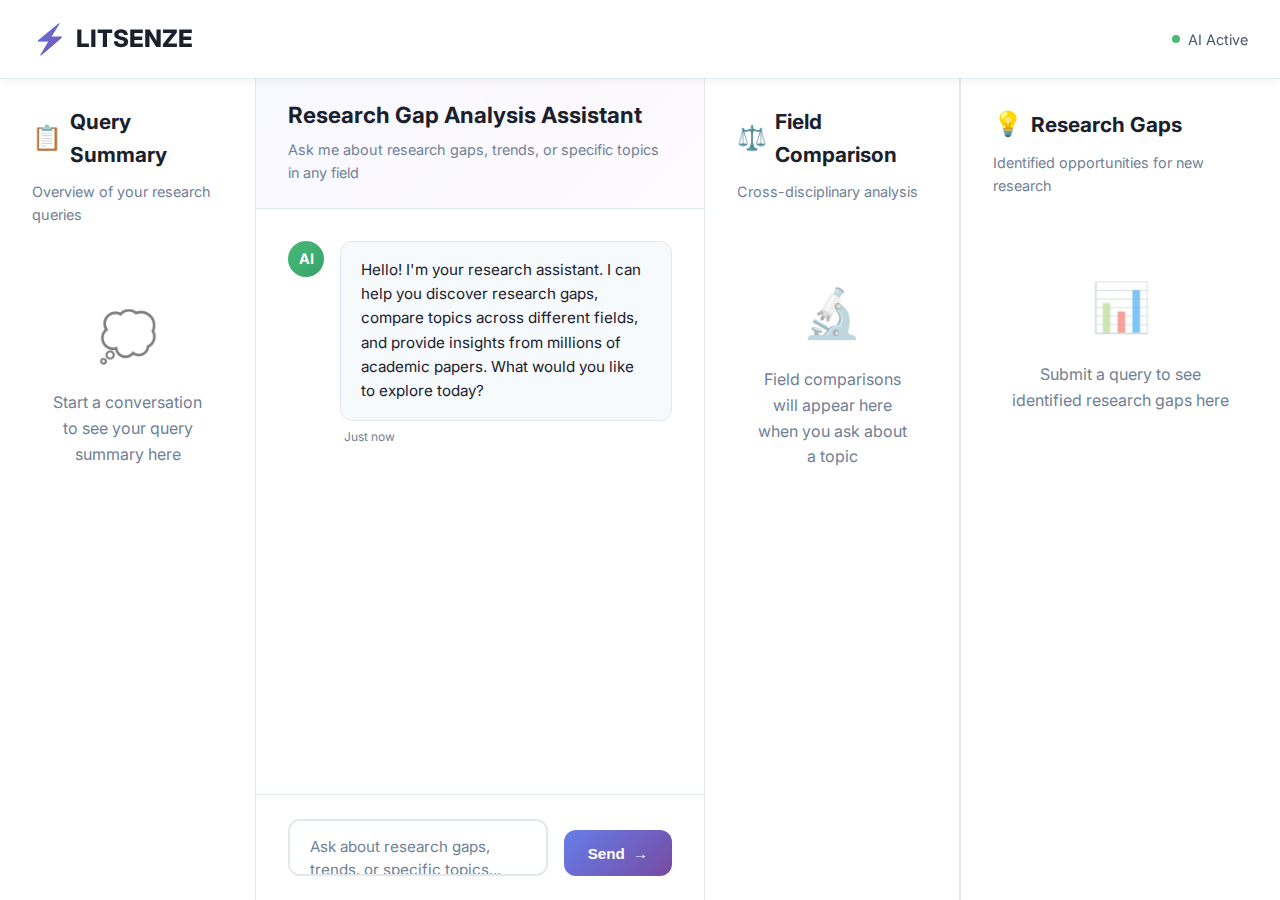
<file: test.html>
<!DOCTYPE html>
<html lang="en">
<head>
    <meta charset="UTF-8">
    <meta name="viewport" content="width=device-width, initial-scale=1.0">
    <title>Research Analysis - LITSENZE</title>
    <link rel="preconnect" href="https://fonts.googleapis.com">
    <link rel="preconnect" href="https://fonts.gstatic.com" crossorigin>
    <link href="https://fonts.googleapis.com/css2?family=Inter:wght@300;400;500;600;700;800&family=Playfair+Display:wght@700;900&display=swap" rel="stylesheet">
    <style>
        * {
            margin: 0;
            padding: 0;
            box-sizing: border-box;
        }

        :root {
            --primary-purple: #667eea;
            --primary-dark: #764ba2;
            --accent-blue: #4facfe;
            --text-dark: #1a202c;
            --text-gray: #4a5568;
            --text-light: #718096;
            --bg-light: #f7fafc;
            --border-color: #e2e8f0;
            --success-green: #48bb78;
            --warning-orange: #ed8936;
        }

        body {
            font-family: 'Inter', -apple-system, BlinkMacSystemFont, 'Segoe UI', sans-serif;
            line-height: 1.6;
            color: var(--text-dark);
            background: #f8f9fa;
            overflow-x: hidden;
        }

        /* Navigation */
        .navbar {
            position: fixed;
            top: 0;
            left: 0;
            right: 0;
            background: rgba(255, 255, 255, 0.98);
            backdrop-filter: blur(10px);
            border-bottom: 1px solid var(--border-color);
            z-index: 1000;
            padding: 1rem 0;
            box-shadow: 0 2px 10px rgba(0,0,0,0.05);
        }

        .nav-container {
            max-width: 100%;
            margin: 0 auto;
            padding: 0 2rem;
            display: flex;
            justify-content: space-between;
            align-items: center;
        }

        .nav-logo {
            display: flex;
            align-items: center;
            gap: 0.5rem;
            font-size: 1.5rem;
            font-weight: 800;
            color: var(--text-dark);
            text-decoration: none;
        }

        .logo-icon {
            font-size: 1.8rem;
            background: linear-gradient(135deg, var(--primary-purple), var(--primary-dark));
            -webkit-background-clip: text;
            -webkit-text-fill-color: transparent;
        }

        .nav-status {
            display: flex;
            align-items: center;
            gap: 0.5rem;
            color: var(--text-gray);
            font-size: 0.9rem;
        }

        .status-dot {
            width: 8px;
            height: 8px;
            background: var(--success-green);
            border-radius: 50%;
            animation: pulse 2s infinite;
        }

        @keyframes pulse {
            0%, 100% { opacity: 1; }
            50% { opacity: 0.5; }
        }

        /* Main Layout */
        .main-container {
            display: flex;
            flex-direction: column;
            height: calc(100vh - 73px);
            margin-top: 73px;
        }

        /* Top Section - Three Column Layout */
        .top-section {
            display: flex;
            flex: 1;
            min-height: 0; /* This is the key fix! */
        }

        /* Left Panel - Summary */
        .left-panel {
            width: 25%;
            background: white;
            border-right: 1px solid var(--border-color);
            overflow-y: auto;
            padding: 2rem;
        }

        .panel-header {
            margin-bottom: 1.5rem;
        }

        .panel-title {
            font-size: 1.3rem;
            font-weight: 700;
            color: var(--text-dark);
            margin-bottom: 0.5rem;
            display: flex;
            align-items: center;
            gap: 0.5rem;
        }

        .panel-icon {
            font-size: 1.5rem;
        }

        .panel-subtitle {
            font-size: 0.9rem;
            color: var(--text-light);
        }

        .summary-card {
            background: var(--bg-light);
            padding: 1.25rem;
            border-radius: 12px;
            margin-bottom: 1rem;
            border: 1px solid var(--border-color);
            transition: all 0.3s;
        }

        .summary-card:hover {
            box-shadow: 0 4px 12px rgba(0,0,0,0.08);
            transform: translateY(-2px);
        }

        .summary-label {
            font-size: 0.8rem;
            font-weight: 600;
            color: var(--text-light);
            text-transform: uppercase;
            letter-spacing: 0.5px;
            margin-bottom: 0.5rem;
        }

        .summary-content {
            font-size: 0.95rem;
            color: var(--text-dark);
            line-height: 1.6;
        }

        .summary-badge {
            display: inline-block;
            padding: 0.4rem 0.8rem;
            background: linear-gradient(135deg, var(--primary-purple), var(--primary-dark));
            color: white;
            border-radius: 20px;
            font-size: 0.85rem;
            font-weight: 600;
            margin-top: 0.5rem;
        }

        .empty-state {
            text-align: center;
            padding: 3rem 1rem;
            color: var(--text-light);
        }

        .empty-icon {
            font-size: 3rem;
            margin-bottom: 1rem;
            opacity: 0.5;
        }

        /* Center Panel - Chat */
        .center-panel {
            width: 50%;
            display: flex;
            flex-direction: column;
            background: white;
        }

        .chat-header {
            padding: 1.5rem 2rem;
            border-bottom: 1px solid var(--border-color);
            background: linear-gradient(135deg, rgba(102, 126, 234, 0.05), rgba(240, 147, 251, 0.05));
        }

        .chat-title {
            font-size: 1.4rem;
            font-weight: 700;
            color: var(--text-dark);
            margin-bottom: 0.3rem;
        }

        .chat-subtitle {
            font-size: 0.9rem;
            color: var(--text-light);
        }

        .chat-messages {
            flex: 1;
            overflow-y: auto;
            padding: 2rem;
            display: flex;
            flex-direction: column;
            gap: 1.5rem;
        }

        .message {
            display: flex;
            gap: 1rem;
            animation: fadeIn 0.3s;
        }

        @keyframes fadeIn {
            from { opacity: 0; transform: translateY(10px); }
            to { opacity: 1; transform: translateY(0); }
        }

        .message-avatar {
            width: 36px;
            height: 36px;
            border-radius: 50%;
            display: flex;
            align-items: center;
            justify-content: center;
            font-weight: 700;
            font-size: 0.9rem;
            flex-shrink: 0;
        }

        .user-avatar {
            background: linear-gradient(135deg, var(--primary-purple), var(--primary-dark));
            color: white;
        }

        .bot-avatar {
            background: linear-gradient(135deg, #48bb78, #38a169);
            color: white;
        }

        .message-content {
            flex: 1;
        }

        .message-text {
            background: var(--bg-light);
            padding: 1rem 1.25rem;
            border-radius: 12px;
            font-size: 0.95rem;
            line-height: 1.6;
            border: 1px solid var(--border-color);
        }

        .message.user .message-text {
            background: linear-gradient(135deg, var(--primary-purple), var(--primary-dark));
            color: white;
            border: none;
        }

        .message-time {
            font-size: 0.75rem;
            color: var(--text-light);
            margin-top: 0.4rem;
            padding-left: 0.25rem;
        }

        .chat-input-container {
            padding: 1.5rem 2rem;
            border-top: 1px solid var(--border-color);
            background: white;
        }

        .chat-input-wrapper {
            display: flex;
            gap: 1rem;
            align-items: flex-end;
        }

        .chat-input {
            flex: 1;
            padding: 1rem 1.25rem;
            border: 2px solid var(--border-color);
            border-radius: 12px;
            font-size: 0.95rem;
            font-family: inherit;
            resize: none;
            transition: all 0.3s;
            max-height: 120px;
            min-height: 52px;
        }

        .chat-input:focus {
            outline: none;
            border-color: var(--primary-purple);
            box-shadow: 0 0 0 4px rgba(102, 126, 234, 0.08);
        }

/* Alternative: Adjust padding for better centering */
.chat-input {
    flex: 1;
    padding: 15px 1.25rem; /* Increased from 1rem (16px) to 15px */
    border: 2px solid var(--border-color);
    border-radius: 12px;
    font-size: 0.95rem;
    font-family: inherit;
    resize: none;
    transition: all 0.3s;
    max-height: 120px;
    min-height: 52px;
    line-height: 1.5;
}

.chat-input::placeholder {
    color: var(--text-light);
    opacity: 1;
    line-height: 1.5;
}

        .send-btn {
            padding: 0.9rem 1.5rem;
            background: linear-gradient(135deg, var(--primary-purple), var(--primary-dark));
            color: white;
            border: none;
            border-radius: 12px;
            font-weight: 600;
            cursor: pointer;
            transition: all 0.3s;
            display: flex;
            align-items: center;
            gap: 0.5rem;
            font-size: 0.95rem;
        }

        .send-btn:hover:not(:disabled) {
            transform: translateY(-2px);
            box-shadow: 0 4px 15px rgba(102, 126, 234, 0.4);
        }

        .send-btn:disabled {
            opacity: 0.6;
            cursor: not-allowed;
        }

        /* Right Panel - Comparison */
        .right-panel {
            width: 25%;
            background: white;
            border-left: 1px solid var(--border-color);
            overflow-y: auto;
            padding: 2rem;
        }

        .comparison-card {
            background: var(--bg-light);
            padding: 1.25rem;
            border-radius: 12px;
            margin-bottom: 1rem;
            border: 1px solid var(--border-color);
        }

        .comparison-field {
            font-size: 0.85rem;
            font-weight: 700;
            color: var(--primary-purple);
            margin-bottom: 0.75rem;
            text-transform: uppercase;
            letter-spacing: 0.5px;
        }

        .comparison-content {
            font-size: 0.9rem;
            color: var(--text-dark);
            line-height: 1.6;
        }

        .comparison-stats {
            display: flex;
            gap: 1rem;
            margin-top: 1rem;
            padding-top: 1rem;
            border-top: 1px solid var(--border-color);
        }

        .stat-item {
            flex: 1;
            text-align: center;
        }

        .stat-value {
            font-size: 1.1rem;
            font-weight: 700;
            color: var(--primary-purple);
        }

        .stat-label {
            font-size: 0.75rem;
            color: var(--text-light);
            margin-top: 0.25rem;
        }

/* Research Gaps Section */
.gaps-section {
    padding: 2rem;
    background: white;
    overflow-y: auto;
    display: none;
    border-top: 2px solid var(--border-color);
    height: 0; /* Start with 0 height */
    transition: height 0.3s ease; /* Smooth transition */
}

.gaps-section.active {
    height: auto !important; /* CHANGED */
    min-height: 300px !important;
}


.main-container.with-gaps .top-section {
    flex: 1;
    min-height: 0; /* Important for flexbox */
}



/* Adjust when gaps section is active */
.main-container.with-gaps {
    display: flex;
    flex-direction: column;
}

.main-container.with-gaps .top-section {
    flex: 1;
    min-height: 0;
    overflow: hidden; /* Prevent overflow */
}

.main-container.with-gaps .gaps-section {
    flex-shrink: 0; /* Don't shrink */
}

        

        .gaps-header {
            display: flex;
            justify-content: space-between;
            align-items: center;
            margin-bottom: 1.5rem;
        }

        .gaps-title {
            font-size: 1.4rem;
            font-weight: 700;
            color: var(--text-dark);
            display: flex;
            align-items: center;
            gap: 0.5rem;
        }

        .gaps-count {
            background: linear-gradient(135deg, var(--primary-purple), var(--primary-dark));
            color: white;
            padding: 0.4rem 1rem;
            border-radius: 20px;
            font-size: 0.85rem;
            font-weight: 600;
        }

        .gap-card {
            background: var(--bg-light);
            padding: 1.5rem;
            border-radius: 12px;
            margin-bottom: 1rem;
            border: 1px solid var(--border-color);
            transition: all 0.3s;
            cursor: pointer;
        }

        .gap-card:hover {
            box-shadow: 0 4px 15px rgba(0,0,0,0.1);
            transform: translateY(-2px);
        }

        .gap-header {
            display: flex;
            justify-content: space-between;
            align-items: start;
            margin-bottom: 0.75rem;
        }

        .gap-number {
            font-size: 0.85rem;
            font-weight: 700;
            color: var(--primary-purple);
            background: white;
            padding: 0.3rem 0.7rem;
            border-radius: 20px;
        }

        .gap-priority {
            font-size: 0.75rem;
            padding: 0.3rem 0.7rem;
            border-radius: 20px;
            font-weight: 600;
        }

        .priority-high {
            background: #fed7d7;
            color: #c53030;
        }

        .priority-medium {
            background: #feebc8;
            color: #c05621;
        }

        .priority-low {
            background: #c6f6d5;
            color: #2f855a;
        }

        .gap-title {
            font-size: 1.05rem;
            font-weight: 600;
            color: var(--text-dark);
            margin-bottom: 0.5rem;
        }

        .gap-description {
            font-size: 0.9rem;
            color: var(--text-gray);
            line-height: 1.6;
            margin-bottom: 0.75rem;
        }

        .gap-tags {
            display: flex;
            gap: 0.5rem;
            flex-wrap: wrap;
        }

        .gap-tag {
            font-size: 0.8rem;
            padding: 0.3rem 0.7rem;
            background: white;
            border: 1px solid var(--border-color);
            border-radius: 20px;
            color: var(--text-gray);
        }

        /* Scrollbar Styling */
        ::-webkit-scrollbar {
            width: 8px;
        }

        ::-webkit-scrollbar-track {
            background: var(--bg-light);
        }

        ::-webkit-scrollbar-thumb {
            background: var(--border-color);
            border-radius: 4px;
        }

        ::-webkit-scrollbar-thumb:hover {
            background: var(--text-light);
        }

        /* Responsive */
        @media (max-width: 1200px) {
            .left-panel, .right-panel {
                width: 22%;
            }
            .center-panel {
                width: 56%;
            }
        }

        @media (max-width: 968px) {
            .top-section {
                flex-direction: column;
                height: auto;
            }
            .left-panel, .center-panel, .right-panel {
                width: 100%;
                border: none;
                border-bottom: 1px solid var(--border-color);
            }
            .center-panel {
                min-height: 400px;
            }
        }

        /* Loading Animation */
        .typing-indicator {
            display: flex;
            gap: 0.4rem;
            padding: 1rem 1.25rem;
            background: var(--bg-light);
            border-radius: 12px;
            width: fit-content;
        }

        .typing-dot {
            width: 8px;
            height: 8px;
            background: var(--text-light);
            border-radius: 50%;
            animation: typing 1.4s infinite;
        }

        .typing-dot:nth-child(2) {
            animation-delay: 0.2s;
        }

        .typing-dot:nth-child(3) {
            animation-delay: 0.4s;
        }

        @keyframes typing {
            0%, 60%, 100% {
                transform: translateY(0);
                opacity: 0.7;
            }
            30% {
                transform: translateY(-10px);
                opacity: 1;
            }
        }

        /* FIX FOR FULL PAGE HEIGHT */
        .main-container {
            height: calc(100vh - 73px) !important;
        }
        
        .top-section {
            flex: 1 !important;
            min-height: 0 !important;
        }
        
        .gaps-section.active {
            height: 40vh !important;
            min-height: 300px !important;
        }
        
        .left-panel, .center-panel, .right-panel {
            height: 100% !important;
            display: flex !important;
            flex-direction: column !important;
        }
        
        .summary-content, .comparison-content {
            flex: 1 !important;
            overflow-y: auto !important;
        }
        
        .chat-messages {
            flex: 1 !important;
            overflow-y: auto !important;
        }
        
        .gaps-content {
            max-height: calc(40vh - 100px) !important;
            overflow-y: auto !important;
        }

/* === ADD THIS CSS FOR 4-COLUMN LAYOUT === */
/* Gaps Panel (4th column) */
.gaps-panel {
    width: 25%;
    background: white;
    border-left: 1px solid var(--border-color);
    overflow-y: auto;
    padding: 2rem;
    display: flex;
    flex-direction: column;
}

/* Update existing panel widths to make room for 4th column */
.left-panel {
    width: 20%; /* Changed from 25% */
}

.center-panel {
    width: 35%; /* Changed from 50% */
}

.right-panel {
    width: 20%; /* Changed from 25% */
    border-right: 1px solid var(--border-color);
}

/* Hide the old gaps-section styles */
.gaps-section {
    display: none !important;
}
/* === END OF CSS TO ADD === */
    </style>
</head>
<body>
    <!-- Navigation -->
    <nav class="navbar">
        <div class="nav-container">
            <a href="index.html" class="nav-logo">
                <span class="logo-icon">⚡</span>
                <span class="logo-text">LITSENZE</span>
            </a>
            <div class="nav-status">
                <span class="status-dot"></span>
                <span>AI Active</span>
            </div>
        </div>
    </nav>

    <!-- Main Container -->
    <div class="main-container">
        <!-- Top Section: Three Column Layout -->
        <div class="top-section">
            <!-- Left Panel - Summary -->
            <div class="left-panel">
            <div class="panel-header">
                <h2 class="panel-title">
                    <span class="panel-icon">📋</span>
                    Query Summary
                </h2>
                <p class="panel-subtitle">Overview of your research queries</p>
            </div>

            <div id="summary-content">
                <div class="empty-state">
                    <div class="empty-icon">💭</div>
                    <p>Start a conversation to see your query summary here</p>
                </div>
            </div>
        </div>

        <!-- Center Panel - Chat -->
        <div class="center-panel">
            <div class="chat-header">
                <h1 class="chat-title">Research Gap Analysis Assistant</h1>
                <p class="chat-subtitle">Ask me about research gaps, trends, or specific topics in any field</p>
            </div>

            <div class="chat-messages" id="chat-messages">
                <div class="message">
                    <div class="message-avatar bot-avatar">AI</div>
                    <div class="message-content">
                        <div class="message-text">
                            Hello! I'm your research assistant. I can help you discover research gaps, compare topics across different fields, and provide insights from millions of academic papers. What would you like to explore today?
                        </div>
                        <div class="message-time">Just now</div>
                    </div>
                </div>
            </div>


            <div class="chat-input-container">
                <div class="chat-input-wrapper">
                    <textarea 
                        id="chat-input" 
                        class="chat-input" 
                        placeholder="Ask about research gaps, trends, or specific topics..."
                        rows="1"
                    ></textarea>
                    <button class="send-btn" id="send-btn">
                        <span>Send</span>
                        <span>→</span>
                    </button>
                </div>
            </div>
        </div>

        <!-- Right Panel - Comparison -->
        <div class="right-panel">
            <div class="panel-header">
                <h2 class="panel-title">
                    <span class="panel-icon">⚖️</span>
                    Field Comparison
                </h2>
                <p class="panel-subtitle">Cross-disciplinary analysis</p>
            </div>

            <div id="comparison-content">
                <div class="empty-state">
                    <div class="empty-icon">🔬</div>
                    <p>Field comparisons will appear here when you ask about a topic</p>
                </div>
            </div>
        </div>

<div class="gaps-panel" id="gaps-section">
    <div class="panel-header">
        <h2 class="panel-title">
            <span class="panel-icon">💡</span>
            Research Gaps
        </h2>
        <p class="panel-subtitle">Identified opportunities for new research</p>
    </div>
    <div id="gaps-content">
        <div class="empty-state">
            <div class="empty-icon">📊</div>
            <p>Submit a query to see identified research gaps here</p>
        </div>
    </div>
</div>
        <!-- End of Top Section -->



    <script>
        const chatMessages = document.getElementById('chat-messages');
        const chatInput = document.getElementById('chat-input');
        const sendBtn = document.getElementById('send-btn');
        const summaryContent = document.getElementById('summary-content');
        const comparisonContent = document.getElementById('comparison-content');
        const gapsSection = document.getElementById('gaps-section');
        const gapsContent = document.getElementById('gaps-content');
        const gapsCount = document.getElementById('gaps-count');

        let queryCount = 0;
        let queries = [];

        // Auto-resize textarea
        chatInput.addEventListener('input', function() {
            this.style.height = 'auto';
            this.style.height = Math.min(this.scrollHeight, 120) + 'px';
        });

        // Send message on Enter (Shift+Enter for new line)
        chatInput.addEventListener('keydown', function(e) {
            if (e.key === 'Enter' && !e.shiftKey) {
                e.preventDefault();
                sendMessage();
            }
        });

        sendBtn.addEventListener('click', sendMessage);

async function sendMessage() {
    const message = chatInput.value.trim();
    if (!message) return;

    // Add user message
    addMessage(message, 'user');
    chatInput.value = '';
    chatInput.style.height = 'auto';
    sendBtn.disabled = true;

    // Show typing indicator
    showTyping();

    // Simulate API delay (remove try-catch block)
    setTimeout(() => {
        removeTyping();
        
        // Mock AI response
        const aiResponse = `I've analyzed "${message}" and found ${Math.floor(Math.random() * 100) + 50} relevant papers. I've identified ${Math.floor(Math.random() * 5) + 3} key research gaps and trends in the field.`;
        addMessage(aiResponse, 'bot');
        
        // Generate mock analysis based on query
        const mockAnalysis = generateMockAnalysis(message);
        
        // Update UI with mock data
        updateUIWithAnalysis(message, mockAnalysis);
        
        sendBtn.disabled = false;
    }, 1500); // 1.5 second delay
}

function generateMockAnalysis(query) {
    // Generate gaps based on query topic
    const topic = query.toLowerCase();
    let gaps = [];
    let directions = [];
    let impactAreas = [];
    
    if (topic.includes('ai') || topic.includes('artificial') || topic.includes('machine learning')) {
        gaps = [
            "Ethical considerations in AI implementation",
            "Bias and fairness in algorithmic decision-making",
            "Explainability and transparency of AI systems",
            "Integration with legacy systems and workflows"
        ];
        directions = [
            "Developing ethical AI frameworks",
            "Creating bias detection tools",
            "Building explainable AI models",
            "Hybrid human-AI collaboration systems"
        ];
        impactAreas = [
            "Social equity and fairness",
            "Regulatory compliance",
            "Business transformation",
            "Human-AI interaction design"
        ];
    } else if (topic.includes('health') || topic.includes('medical') || topic.includes('clinic')) {
        gaps = [
            "Real-world validation of clinical interventions",
            "Long-term patient outcome studies",
            "Cost-effectiveness analysis",
            "Cross-cultural applicability"
        ];
        directions = [
            "Longitudinal cohort studies",
            "Multi-center clinical trials",
            "Health economic evaluations",
            "Cultural adaptation frameworks"
        ];
        impactAreas = [
            "Patient care quality",
            "Healthcare accessibility",
            "Medical policy development",
            "Global health initiatives"
        ];
    } else if (topic.includes('environment') || topic.includes('climate') || topic.includes('sustain')) {
        gaps = [
            "Scalability of sustainable solutions",
            "Policy implementation gaps",
            "Behavioral change mechanisms",
            "Economic viability studies"
        ];
        directions = [
            "Large-scale pilot projects",
            "Policy impact assessments",
            "Behavioral intervention studies",
            "Cost-benefit analyses"
        ];
        impactAreas = [
            "Climate change mitigation",
            "Resource conservation",
            "Policy development",
            "Public awareness"
        ];
    } else {
        // Default generic gaps
        gaps = [
            "Lack of longitudinal studies",
            "Insufficient real-world application",
            "Methodological limitations",
            "Cross-disciplinary integration gaps"
        ];
        directions = [
            "Long-term observational studies",
            "Practical implementation frameworks",
            "Methodological innovations",
            "Interdisciplinary collaboration"
        ];
        impactAreas = [
            "Theory advancement",
            "Practical applications",
            "Methodological contributions",
            "Field integration"
        ];
    }
    
    return {
        total_papers_analyzed: Math.floor(Math.random() * 150) + 50,
        gaps_analysis: {
            gaps: gaps,
            directions: directions,
            impact_areas: impactAreas
        },
        trends: {
            top_keywords: {
                [query.split(' ')[0].toLowerCase()]: 45,
                "research": 38,
                "analysis": 32,
                "study": 28,
                "method": 25
            },
            total_papers: Math.floor(Math.random() * 200) + 100,
            average_citations: Math.floor(Math.random() * 50) + 20,
            sources: ["PubMed", "IEEE", "ScienceDirect", "Google Scholar"]
        }
    };
}

        function addMessage(text, sender) {
            const messageDiv = document.createElement('div');
            messageDiv.className = 'message ' + sender;
            
            const avatar = document.createElement('div');
            avatar.className = 'message-avatar ' + (sender === 'user' ? 'user-avatar' : 'bot-avatar');
            avatar.textContent = sender === 'user' ? 'U' : 'AI';

            const content = document.createElement('div');
            content.className = 'message-content';

            const messageText = document.createElement('div');
            messageText.className = 'message-text';
            messageText.textContent = text;

            const time = document.createElement('div');
            time.className = 'message-time';
            time.textContent = new Date().toLocaleTimeString([], { hour: '2-digit', minute: '2-digit' });

            content.appendChild(messageText);
            content.appendChild(time);
            messageDiv.appendChild(avatar);
            messageDiv.appendChild(content);

            chatMessages.appendChild(messageDiv);
            chatMessages.scrollTop = chatMessages.scrollHeight;
        }

        function showTyping() {
            const typingDiv = document.createElement('div');
            typingDiv.className = 'message';
            typingDiv.id = 'typing-indicator';
            
            const avatar = document.createElement('div');
            avatar.className = 'message-avatar bot-avatar';
            avatar.textContent = 'AI';

            const content = document.createElement('div');
            content.className = 'message-content';

            const typing = document.createElement('div');
            typing.className = 'typing-indicator';
            typing.innerHTML = '<div class="typing-dot"></div><div class="typing-dot"></div><div class="typing-dot"></div>';

            content.appendChild(typing);
            typingDiv.appendChild(avatar);
            typingDiv.appendChild(content);

            chatMessages.appendChild(typingDiv);
            chatMessages.scrollTop = chatMessages.scrollHeight;
        }

        function removeTyping() {
            const typing = document.getElementById('typing-indicator');
            if (typing) typing.remove();
        }

        function updateUIWithAnalysis(query, analysis) {
            queryCount++;
            queries.push({
                id: queryCount,
                text: query,
                timestamp: new Date(),
                analysis: analysis
            });

            // Update summary with actual data
            updateSummary(query, analysis);

            // Update comparison with actual data
            updateComparison(query, analysis);

            // Update research gaps with actual data
            updateResearchGaps(query, analysis);
        }

        function updateSummary(query, analysis) {
            summaryContent.innerHTML = '';

            const card = document.createElement('div');
            card.className = 'summary-card';
            
            const papersCount = analysis.total_papers_analyzed || 0;
            const gapsCount = analysis.gaps_analysis?.gaps?.length || 0;
            const keywords = analysis.trends?.top_keywords ? 
                Object.keys(analysis.trends.top_keywords).slice(0, 5).join(', ') : 
                'analysis, research, study';
            
            card.innerHTML = `
                <div class="summary-label">Current Analysis</div>
                <div class="summary-content">
                    <strong>Query:</strong> ${query}<br><br>
                    <strong>Papers Analyzed:</strong> ${papersCount}<br>
                    <strong>Gaps Identified:</strong> ${gapsCount}<br>
                    <strong>Top Keywords:</strong> ${keywords}
                </div>
                <span class="summary-badge">AI Analysis Complete</span>
            `;
            summaryContent.appendChild(card);

            // Show previous queries (last 2)
            const previousQueries = queries.slice(-3, -1).reverse();
            previousQueries.forEach((q, index) => {
                const prevCard = document.createElement('div');
                prevCard.className = 'summary-card';
                prevCard.innerHTML = `
                    <div class="summary-label">Previous Query ${q.id}</div>
                    <div class="summary-content">${q.text}</div>
                    <span class="summary-badge">${q.analysis?.total_papers_analyzed || '--'} papers</span>
                `;
                summaryContent.appendChild(prevCard);
            });
        }

        function updateComparison(query, analysis) {
            comparisonContent.innerHTML = '';

            const trends = analysis.trends || {};
            const fields = analysis.trends?.fields || ['Computer Science', 'Engineering', 'Science'];
            const citations = Math.floor(trends.average_citations || 45.5);
            const sources = trends.sources || ['Research Database'];

            sources.forEach((source, index) => {
                const card = document.createElement('div');
                card.className = 'comparison-card';
                card.innerHTML = `
                    <div class="comparison-field">${source}</div>
                    <div class="comparison-content">
                        Analysis from ${source} shows ${trends.total_papers || 0} papers on "${query}" with an average of ${citations} citations per paper.
                    </div>
                    <div class="comparison-stats">
                        <div class="stat-item">
                            <div class="stat-value">${trends.total_papers || 0}</div>
                            <div class="stat-label">Papers</div>
                        </div>
                        <div class="stat-item">
                            <div class="stat-value">${citations}</div>
                            <div class="stat-label">Avg Citations</div>
                        </div>
                    </div>
                `;
                comparisonContent.appendChild(card);
            });

            // If no sources, show default
            if (sources.length === 0) {
                comparisonContent.innerHTML = `
                    <div class="comparison-card">
                        <div class="comparison-field">Analysis Results</div>
                        <div class="comparison-content">
                            Analyzed ${trends.total_papers || 0} papers across multiple databases.
                        </div>
                        <div class="comparison-stats">
                            <div class="stat-item">
                                <div class="stat-value">${trends.total_papers || 0}</div>
                                <div class="stat-label">Papers</div>
                            </div>
                            <div class="stat-item">
                                <div class="stat-value">${citations}</div>
                                <div class="stat-label">Avg Citations</div>
                            </div>
                        </div>
                    </div>
                `;
            }
        }

function updateResearchGaps(query, analysis) {
    // Get the correct gaps content div (in gaps-panel)
    const gapsContent = document.querySelector('.gaps-panel #gaps-content');
    
    const gaps = analysis.gaps_analysis?.gaps || [];
    const directions = analysis.gaps_analysis?.directions || [];
    const impactAreas = analysis.gaps_analysis?.impact_areas || [];

    if (!gapsContent) return;

    gapsContent.innerHTML = '';
    
    // Update the panel title with count
    const gapsTitle = document.querySelector('.gaps-panel .panel-title');
    if (gapsTitle) {
        // Remove any existing count
        const existingCount = gapsTitle.querySelector('.gaps-count');
        if (existingCount) existingCount.remove();
        
        // Add new count
        const gapCountSpan = document.createElement('span');
        gapCountSpan.className = 'gaps-count';
        gapCountSpan.textContent = `${gaps.length} Found`;
        gapCountSpan.style.marginLeft = '10px';
        gapCountSpan.style.fontSize = '0.8rem';
        gapCountSpan.style.background = 'linear-gradient(135deg, var(--primary-purple), var(--primary-dark))';
        gapCountSpan.style.color = 'white';
        gapCountSpan.style.padding = '2px 8px';
        gapCountSpan.style.borderRadius = '10px';
        gapsTitle.appendChild(gapCountSpan);
    }

    if (gaps.length === 0) {
        gapsContent.innerHTML = `
            <div class="empty-state">
                <div class="empty-icon">📊</div>
                <p>No gaps identified for this query</p>
            </div>
        `;
        return;
    }

    gaps.forEach((gap, index) => {
        const priority = index === 0 ? 'high' : (index < 3 ? 'medium' : 'low');
        const relatedDirection = directions[index] || "Further investigation needed";
        const relatedImpact = impactAreas[index] || "General research area";
        
        const card = document.createElement('div');
        card.className = 'gap-card';
        card.innerHTML = `
            <div class="gap-header">
                <span class="gap-number">Gap #${index + 1}</span>
                <span class="gap-priority priority-${priority}">${priority.toUpperCase()}</span>
            </div>
            <div class="gap-title">${gap}</div>
            <div class="gap-description">
                <strong>Suggested Direction:</strong> ${relatedDirection}<br>
                <strong>Potential Impact:</strong> ${relatedImpact}
            </div>
            <div class="gap-tags">
                <span class="gap-tag">Research Gap</span>
                <span class="gap-tag">Priority: ${priority}</span>
                <span class="gap-tag">Field: ${query}</span>
            </div>
        `;
        gapsContent.appendChild(card);
    });
}


    </script>
</body>
</html>
</file>
<file: style.css>
/* ========== RESET & BASE STYLES ========== */
* {
    margin: 0;
    padding: 0;
    box-sizing: border-box;
}

:root {
    --primary-purple: #667eea;
    --primary-dark: #764ba2;
    --accent-blue: #4facfe;
    --accent-pink: #f093fb;
    --text-dark: #1a202c;
    --text-gray: #4a5568;
    --text-light: #718096;
    --bg-light: #f7fafc;
    --bg-white: #ffffff;
    --border-color: #e2e8f0;
    --success-green: #48bb78;
    --warning-orange: #ed8936;
}

html {
    scroll-behavior: smooth;
}

body {
    font-family: 'Inter', -apple-system, BlinkMacSystemFont, 'Segoe UI', sans-serif;
    line-height: 1.6;
    color: var(--text-dark);
    background: var(--bg-white);
    overflow-x: hidden;
}

/* ========== NAVIGATION ========== */
.navbar {
    position: fixed;
    top: 0;
    left: 0;
    right: 0;
    background: rgba(255, 255, 255, 0.95);
    backdrop-filter: blur(10px);
    border-bottom: 1px solid var(--border-color);
    z-index: 1000;
    padding: 1rem 0;
}

.nav-container {
    max-width: 1400px;
    margin: 0 auto;
    padding: 0 2rem;
    display: flex;
    justify-content: space-between;
    align-items: center;
}

.nav-logo {
    display: flex;
    align-items: center;
    gap: 0.5rem;
    font-size: 1.5rem;
    font-weight: 800;
    color: var(--text-dark);
    text-decoration: none;
}

.logo-icon {
    font-size: 1.8rem;
    background: linear-gradient(135deg, var(--primary-purple), var(--primary-dark));
    -webkit-background-clip: text;
    -webkit-text-fill-color: transparent;
    background-clip: text;
}

.nav-links {
    display: flex;
    gap: 2rem;
    align-items: center;
}

.nav-links a {
    color: var(--text-gray);
    text-decoration: none;
    font-weight: 500;
    font-size: 0.95rem;
    transition: color 0.3s;
}

.nav-links a:hover {
    color: var(--primary-purple);
}

.nav-cta {
    padding: 0.7rem 1.5rem;
    background: linear-gradient(135deg, var(--primary-purple), var(--primary-dark));
    color: white !important;
    border-radius: 50px;
    font-weight: 600;
    transition: transform 0.3s, box-shadow 0.3s;
}

.nav-cta:hover {
    transform: translateY(-2px);
    box-shadow: 0 10px 25px rgba(102, 126, 234, 0.4);
}

/* ========== HERO SECTION ========== */
.hero {
    position: relative;
    min-height: 100vh;
    display: flex;
    align-items: center;
    justify-content: center;
    overflow: hidden;
    padding: 8rem 2rem 4rem;
}

.hero-background {
    position: absolute;
    top: 0;
    left: 0;
    right: 0;
    bottom: 0;
    background: linear-gradient(135deg, #667eea 0%, #764ba2 50%, #f093fb 100%);
}

.gradient-overlay {
    position: absolute;
    top: 0;
    left: 0;
    right: 0;
    bottom: 0;
    background: radial-gradient(circle at 20% 50%, rgba(102, 126, 234, 0.3), transparent 50%),
                radial-gradient(circle at 80% 80%, rgba(240, 147, 251, 0.3), transparent 50%);
}

.animated-bg {
    position: absolute;
    width: 100%;
    height: 100%;
}

.particle {
    position: absolute;
    background: rgba(255, 255, 255, 0.1);
    border-radius: 50%;
    animation: float 20s infinite;
}

.particle:nth-child(1) {
    width: 300px;
    height: 300px;
    top: 10%;
    left: 10%;
    animation-delay: 0s;
}

.particle:nth-child(2) {
    width: 200px;
    height: 200px;
    top: 60%;
    right: 10%;
    animation-delay: 5s;
}

.particle:nth-child(3) {
    width: 150px;
    height: 150px;
    bottom: 20%;
    left: 30%;
    animation-delay: 10s;
}

.particle:nth-child(4) {
    width: 250px;
    height: 250px;
    top: 30%;
    right: 25%;
    animation-delay: 15s;
}

.particle:nth-child(5) {
    width: 180px;
    height: 180px;
    bottom: 10%;
    right: 40%;
    animation-delay: 7s;
}

@keyframes float {
    0%, 100% {
        transform: translate(0, 0) scale(1);
        opacity: 0.3;
    }
    50% {
        transform: translate(50px, 50px) scale(1.1);
        opacity: 0.5;
    }
}

.hero-content {
    position: relative;
    z-index: 1;
    text-align: center;
    max-width: 900px;
    color: white;
}

.hero-badge {
    display: inline-flex;
    align-items: center;
    gap: 0.5rem;
    padding: 0.5rem 1.2rem;
    background: rgba(255, 255, 255, 0.2);
    backdrop-filter: blur(10px);
    border: 1px solid rgba(255, 255, 255, 0.3);
    border-radius: 50px;
    font-size: 0.9rem;
    font-weight: 600;
    margin-bottom: 2rem;
    animation: fadeInDown 0.8s;
}

.badge-dot {
    width: 8px;
    height: 8px;
    background: #48bb78;
    border-radius: 50%;
    animation: pulse 2s infinite;
}

@keyframes pulse {
    0%, 100% { opacity: 1; }
    50% { opacity: 0.5; }
}

.hero-title {
    font-family: 'Playfair Display', serif;
    font-size: 4.5rem;
    font-weight: 900;
    line-height: 1.1;
    margin-bottom: 1.5rem;
    animation: fadeInUp 0.8s;
}

.gradient-text {
    background: linear-gradient(135deg, #fff 0%, #f093fb 100%);
    -webkit-background-clip: text;
    -webkit-text-fill-color: transparent;
    background-clip: text;
}

.hero-description {
    font-size: 1.25rem;
    line-height: 1.8;
    color: rgba(255, 255, 255, 0.9);
    margin-bottom: 3rem;
    max-width: 700px;
    margin-left: auto;
    margin-right: auto;
    animation: fadeInUp 0.8s 0.2s both;
}

.hero-cta {
    display: flex;
    gap: 1rem;
    justify-content: center;
    flex-wrap: wrap;
    margin-bottom: 4rem;
    animation: fadeInUp 0.8s 0.4s both;
}

.btn-primary, .btn-primary-large {
    display: inline-flex;
    align-items: center;
    gap: 0.5rem;
    padding: 1.2rem 2.5rem;
    background: white;
    color: var(--primary-purple);
    text-decoration: none;
    border-radius: 50px;
    font-weight: 700;
    font-size: 1.1rem;
    transition: all 0.3s;
    box-shadow: 0 10px 30px rgba(0, 0, 0, 0.2);
}

.btn-primary:hover, .btn-primary-large:hover {
    transform: translateY(-3px);
    box-shadow: 0 15px 40px rgba(0, 0, 0, 0.3);
}

.btn-primary-large {
    padding: 1.5rem 3rem;
    font-size: 1.2rem;
}

.btn-primary-large.white {
    background: white;
    color: var(--primary-purple);
}

.btn-arrow {
    font-size: 1.3rem;
    transition: transform 0.3s;
}

.btn-primary:hover .btn-arrow,
.btn-primary-large:hover .btn-arrow {
    transform: translateX(5px);
}

.btn-secondary {
    display: inline-flex;
    align-items: center;
    gap: 0.5rem;
    padding: 1.2rem 2.5rem;
    background: rgba(255, 255, 255, 0.1);
    backdrop-filter: blur(10px);
    border: 2px solid rgba(255, 255, 255, 0.3);
    color: white;
    text-decoration: none;
    border-radius: 50px;
    font-weight: 600;
    font-size: 1.1rem;
    transition: all 0.3s;
}

.btn-secondary:hover {
    background: rgba(255, 255, 255, 0.2);
    border-color: rgba(255, 255, 255, 0.5);
}

.play-icon {
    font-size: 0.9rem;
}

.hero-stats {
    display: flex;
    justify-content: center;
    gap: 3rem;
    flex-wrap: wrap;
    padding: 2rem;
    background: rgba(255, 255, 255, 0.1);
    backdrop-filter: blur(10px);
    border-radius: 20px;
    border: 1px solid rgba(255, 255, 255, 0.2);
    animation: fadeInUp 0.8s 0.6s both;
}

.stat {
    text-align: center;
}

.stat-number {
    font-size: 2.5rem;
    font-weight: 800;
    margin-bottom: 0.5rem;
}

.stat-label {
    font-size: 0.9rem;
    opacity: 0.9;
}

.stat-divider {
    width: 1px;
    background: rgba(255, 255, 255, 0.3);
}

@keyframes fadeInUp {
    from {
        opacity: 0;
        transform: translateY(30px);
    }
    to {
        opacity: 1;
        transform: translateY(0);
    }
}

@keyframes fadeInDown {
    from {
        opacity: 0;
        transform: translateY(-30px);
    }
    to {
        opacity: 1;
        transform: translateY(0);
    }
}

/* ========== FEATURES SECTION ========== */
.features-section {
    padding: 8rem 2rem;
    background: var(--bg-white);
}

.section-container {
    max-width: 1400px;
    margin: 0 auto;
}

.section-header {
    text-align: center;
    margin-bottom: 5rem;
}

.section-title {
    font-family: 'Playfair Display', serif;
    font-size: 3rem;
    font-weight: 900;
    color: var(--text-dark);
    margin-bottom: 1rem;
}

.section-subtitle {
    font-size: 1.2rem;
    color: var(--text-light);
}

.features-grid {
    display: grid;
    grid-template-columns: repeat(auto-fit, minmax(350px, 1fr));
    gap: 2rem;
}

.feature-box {
    padding: 2.5rem;
    background: white;
    border: 1px solid var(--border-color);
    border-radius: 20px;
    transition: all 0.3s;
}

.feature-box:hover {
    transform: translateY(-10px);
    box-shadow: 0 20px 60px rgba(0, 0, 0, 0.1);
    border-color: var(--primary-purple);
}

.feature-icon-wrapper {
    width: 70px;
    height: 70px;
    border-radius: 15px;
    display: flex;
    align-items: center;
    justify-content: center;
    margin-bottom: 1.5rem;
}

.feature-icon-wrapper.purple {
    background: linear-gradient(135deg, #667eea, #764ba2);
}

.feature-icon-wrapper.blue {
    background: linear-gradient(135deg, #4facfe, #00f2fe);
}

.feature-icon-wrapper.pink {
    background: linear-gradient(135deg, #f093fb, #f5576c);
}

.feature-icon-wrapper.green {
    background: linear-gradient(135deg, #4facfe, #00f2fe);
}

.feature-icon-wrapper.orange {
    background: linear-gradient(135deg, #fa709a, #fee140);
}

.feature-icon-wrapper.teal {
    background: linear-gradient(135deg, #30cfd0, #330867);
}

.feature-icon {
    width: 35px;
    height: 35px;
    color: white;
}

.feature-title {
    font-size: 1.5rem;
    font-weight: 700;
    color: var(--text-dark);
    margin-bottom: 1rem;
}

.feature-description {
    font-size: 1rem;
    color: var(--text-gray);
    line-height: 1.8;
}

/* ========== HOW IT WORKS SECTION ========== */
.how-it-works {
    padding: 8rem 2rem;
    background: linear-gradient(135deg, #f5f7fa 0%, #c3cfe2 100%);
}

.steps-container {
    margin-bottom: 4rem;
}

.step {
    display: grid;
    grid-template-columns: auto 1fr auto;
    gap: 3rem;
    align-items: center;
    margin-bottom: 4rem;
    padding: 3rem;
    background: white;
    border-radius: 20px;
    box-shadow: 0 10px 30px rgba(0, 0, 0, 0.05);
}

.step:nth-child(even) {
    grid-template-columns: auto auto 1fr;
}

.step:nth-child(even) .step-visual {
    order: -1;
}

.step-number {
    font-size: 4rem;
    font-weight: 900;
    background: linear-gradient(135deg, var(--primary-purple), var(--primary-dark));
    -webkit-background-clip: text;
    -webkit-text-fill-color: transparent;
    background-clip: text;
    opacity: 0.3;
}

.step-content h3 {
    font-size: 1.8rem;
    font-weight: 700;
    color: var(--text-dark);
    margin-bottom: 1rem;
}

.step-content p {
    font-size: 1.1rem;
    color: var(--text-gray);
    line-height: 1.8;
}

.step-visual {
    width: 150px;
    height: 150px;
}

.visual-placeholder {
    width: 100%;
    height: 100%;
    display: flex;
    align-items: center;
    justify-content: center;
}

.visual-placeholder svg {
    width: 100%;
    height: 100%;
}

.cta-center {
    text-align: center;
}

/* ========== TESTIMONIALS SECTION ========== */
.testimonials {
    padding: 8rem 2rem;
    background: white;
}

.testimonials-grid {
    display: grid;
    grid-template-columns: repeat(auto-fit, minmax(320px, 1fr));
    gap: 2rem;
}

.testimonial-card {
    padding: 2.5rem;
    background: var(--bg-light);
    border-radius: 20px;
    border: 1px solid var(--border-color);
    transition: all 0.3s;
}

.testimonial-card:hover {
    transform: translateY(-5px);
    box-shadow: 0 15px 40px rgba(0, 0, 0, 0.1);
}

.testimonial-stars {
    color: #fbbf24;
    font-size: 1.2rem;
    margin-bottom: 1rem;
}

.testimonial-text {
    font-size: 1.05rem;
    color: var(--text-gray);
    line-height: 1.8;
    margin-bottom: 2rem;
    font-style: italic;
}

.testimonial-author {
    display: flex;
    align-items: center;
    gap: 1rem;
}

.author-avatar {
    width: 50px;
    height: 50px;
    border-radius: 50%;
    background: linear-gradient(135deg, var(--primary-purple), var(--primary-dark));
    display: flex;
    align-items: center;
    justify-content: center;
    color: white;
    font-weight: 700;
}

.author-name {
    font-weight: 700;
    color: var(--text-dark);
}

.author-title {
    font-size: 0.9rem;
    color: var(--text-light);
}

/* ========== ABOUT SECTION ========== */
.about-section {
    padding: 8rem 2rem;
    background: white;
}

.about-content {
    display: grid;
    grid-template-columns: 1.5fr 1fr;
    gap: 4rem;
    align-items: center;
}

.about-text h3 {
    font-size: 1.8rem;
    font-weight: 700;
    color: var(--text-dark);
    margin-bottom: 1rem;
    margin-top: 2rem;
}

.about-text h3:first-child {
    margin-top: 0;
}

.about-text p {
    font-size: 1.1rem;
    color: var(--text-gray);
    line-height: 1.8;
    margin-bottom: 1.5rem;
}

.about-stats-large {
    display: grid;
    grid-template-columns: 1fr 1fr;
    gap: 2rem;
}

.about-stat-item {
    text-align: center;
    padding: 2rem;
    background: linear-gradient(135deg, rgba(102, 126, 234, 0.1), rgba(240, 147, 251, 0.1));
    border-radius: 15px;
    border: 2px solid var(--border-color);
}

.about-stat-number {
    font-size: 3rem;
    font-weight: 900;
    background: linear-gradient(135deg, var(--primary-purple), var(--primary-dark));
    -webkit-background-clip: text;
    -webkit-text-fill-color: transparent;
    background-clip: text;
    margin-bottom: 0.5rem;
}

.about-stat-label {
    font-size: 1rem;
    color: var(--text-gray);
    font-weight: 600;
}

/* ========== FINAL CTA SECTION ========== */
.final-cta {
    padding: 8rem 2rem;
    background: linear-gradient(135deg, #667eea 0%, #764ba2 100%);
    text-align: center;
    color: white;
}

.cta-content {
    max-width: 800px;
    margin: 0 auto;
}

.cta-title {
    font-family: 'Playfair Display', serif;
    font-size: 3rem;
    font-weight: 900;
    margin-bottom: 1.5rem;
}

.cta-description {
    font-size: 1.2rem;
    margin-bottom: 2.5rem;
    opacity: 0.95;
}

/* ========== FOOTER ========== */
.footer {
    background: var(--text-dark);
    color: white;
    padding: 4rem 2rem 2rem;
}

.footer-container {
    max-width: 1400px;
    margin: 0 auto;
}

.footer-main {
    display: grid;
    grid-template-columns: 2fr 3fr;
    gap: 4rem;
    margin-bottom: 3rem;
    padding-bottom: 3rem;
    border-bottom: 1px solid rgba(255, 255, 255, 0.1);
}

.footer-brand {
    max-width: 400px;
}

.footer-logo {
    display: flex;
    align-items: center;
    gap: 0.5rem;
    font-size: 1.5rem;
    font-weight: 800;
    margin-bottom: 1rem;
}

.footer-tagline {
    color: rgba(255, 255, 255, 0.7);
    line-height: 1.8;
}

.footer-links {
    display: grid;
    grid-template-columns: repeat(3, 1fr);
    gap: 2rem;
}

.footer-column h4 {
    font-size: 1rem;
    font-weight: 700;
    margin-bottom: 1rem;
}

.footer-column a {
    display: block;
    color: rgba(255, 255, 255, 0.7);
    text-decoration: none;
    margin-bottom: 0.5rem;
    transition: color 0.3s;
}

.footer-column a:hover {
    color: white;
}

.footer-bottom {
    display: flex;
    justify-content: space-between;
    align-items: center;
    flex-wrap: wrap;
    gap: 1rem;
}

.footer-bottom p {
    color: rgba(255, 255, 255, 0.5);
}

.footer-social {
    display: flex;
    gap: 2rem;
}

.footer-social a {
    color: rgba(255, 255, 255, 0.7);
    text-decoration: none;
    transition: color 0.3s;
}

.footer-social a:hover {
    color: white;
}

/* ========== INPUT PAGE STYLES ========== */
.input-page {
    min-height: calc(100vh - 80px);
    padding: 8rem 2rem 4rem;
    background: linear-gradient(135deg, #f5f7fa 0%, #c3cfe2 100%);
}

.input-container {
    max-width: 900px;
    margin: 0 auto;
}

.input-header {
    text-align: center;
    margin-bottom: 3rem;
}

.input-title {
    font-family: 'Playfair Display', serif;
    font-size: 3rem;
    font-weight: 900;
    color: var(--text-dark);
    margin-bottom: 1rem;
}

.input-subtitle {
    font-size: 1.2rem;
    color: var(--text-gray);
}

.input-card {
    background: white;
    border-radius: 25px;
    padding: 3rem;
    box-shadow: 0 20px 60px rgba(0, 0, 0, 0.1);
}

.research-form {
    margin-bottom: 2rem;
}

.form-field {
    margin-bottom: 2rem;
}

.form-label {
    display: flex;
    align-items: center;
    gap: 0.3rem;
    margin-bottom: 0.7rem;
}

.label-text {
    font-size: 1rem;
    font-weight: 600;
    color: var(--text-dark);
}

.label-required {
    color: #f56565;
    font-weight: 700;
}

.form-input {
    width: 100%;
    padding: 1rem 1.2rem;
    font-size: 1rem;
    font-family: inherit;
    border: 2px solid var(--border-color);
    border-radius: 12px;
    transition: all 0.3s;
    background: white;
}

.form-input:focus {
    outline: none;
    border-color: var(--primary-purple);
    box-shadow: 0 0 0 4px rgba(102, 126, 234, 0.1);
}

.form-select {
    cursor: pointer;
    appearance: none;
    background-image: url("data:image/svg+xml,%3Csvg xmlns='http://www.w3.org/2000/svg' width='24' height='24' viewBox='0 0 24 24' fill='none' stroke='%234a5568' stroke-width='2'%3E%3Cpolyline points='6 9 12 15 18 9'%3E%3C/polyline%3E%3C/svg%3E");
    background-repeat: no-repeat;
    background-position: right 1rem center;
    background-size: 20px;
    padding-right: 3rem;
}

.form-textarea {
    resize: vertical;
    min-height: 120px;
    line-height: 1.6;
}

.form-hint {
    margin-top: 0.5rem;
    font-size: 0.85rem;
    color: var(--text-light);
}

.form-actions {
    margin-top: 2.5rem;
}

.btn-submit {
    width: 100%;
    display: flex;
    align-items: center;
    justify-content: center;
    gap: 1rem;
    padding: 1.3rem;
    background: linear-gradient(135deg, var(--primary-purple), var(--primary-dark));
    color: white;
    border: none;
    border-radius: 50px;
    font-size: 1.1rem;
    font-weight: 700;
    cursor: pointer;
    transition: all 0.3s;
    box-shadow: 0 10px 30px rgba(102, 126, 234, 0.3);
}

.btn-submit:hover {
    transform: translateY(-2px);
    box-shadow: 0 15px 40px rgba(102, 126, 234, 0.4);
}

.btn-icon {
    width: 24px;
    height: 24px;
}

.example-queries {
    padding-top: 2rem;
    border-top: 1px solid var(--border-color);
}

.example-label {
    font-size: 0.9rem;
    color: var(--text-light);
    margin-bottom: 1rem;
}

.example-tags {
    display: flex;
    gap: 0.75rem;
    flex-wrap: wrap;
}

.example-tag {
    padding: 0.6rem 1.2rem;
    background: var(--bg-light);
    border: 1px solid var(--border-color);
    border-radius: 50px;
    font-size: 0.9rem;
    color: var(--text-gray);
    cursor: pointer;
    transition: all 0.3s;
}

.example-tag:hover {
    background: var(--primary-purple);
    color: white;
    border-color: var(--primary-purple);
}

/* ========== LOADING STATE ========== */
.loading-overlay {
    display: none;
    background: white;
    border-radius: 25px;
    padding: 4rem 3rem;
    box-shadow: 0 20px 60px rgba(0, 0, 0, 0.1);
    text-align: center;
}

.loading-content {
    max-width: 500px;
    margin: 0 auto;
}

.loading-spinner {
    position: relative;
    width: 120px;
    height: 120px;
    margin: 0 auto 2rem;
}

.spinner-ring {
    position: absolute;
    width: 100%;
    height: 100%;
    border: 4px solid transparent;
    border-radius: 50%;
    animation: spin 1.5s linear infinite;
}

.spinner-ring:nth-child(1) {
    border-top-color: var(--primary-purple);
    animation-duration: 1.5s;
}

.spinner-ring:nth-child(2) {
    border-right-color: var(--accent-pink);
    animation-duration: 2s;
}

.spinner-ring:nth-child(3) {
    border-bottom-color: var(--accent-blue);
    animation-duration: 2.5s;
}

@keyframes spin {
    0% { transform: rotate(0deg); }
    100% { transform: rotate(360deg); }
}

.loading-title {
    font-size: 1.8rem;
    font-weight: 700;
    color: var(--text-dark);
    margin-bottom: 0.5rem;
}

.loading-text {
    font-size: 1.1rem;
    color: var(--text-gray);
    margin-bottom: 2rem;
}

.loading-progress {
    width: 100%;
    height: 6px;
    background: var(--bg-light);
    border-radius: 10px;
    overflow: hidden;
}

.progress-bar {
    height: 100%;
    background: linear-gradient(90deg, var(--primary-purple), var(--accent-pink));
    border-radius: 10px;
    transition: width 0.3s ease;
    width: 0%;
}

/* ========== RESULTS SECTION ========== */
.results-container {
    display: none;
    animation: fadeIn 0.5s;
}

@keyframes fadeIn {
    from { opacity: 0; }
    to { opacity: 1; }
}

.results-header {
    display: flex;
    justify-content: space-between;
    align-items: center;
    margin-bottom: 2rem;
    flex-wrap: wrap;
    gap: 1rem;
}

.results-title {
    font-family: 'Playfair Display', serif;
    font-size: 2.5rem;
    font-weight: 900;
    color: var(--text-dark);
}

.btn-new-search {
    display: flex;
    align-items: center;
    gap: 0.5rem;
    padding: 0.8rem 1.5rem;
    background: white;
    border: 2px solid var(--border-color);
    border-radius: 50px;
    color: var(--text-gray);
    font-weight: 600;
    cursor: pointer;
    transition: all 0.3s;
}

.btn-new-search svg {
    width: 20px;
    height: 20px;
}

.btn-new-search:hover {
    border-color: var(--primary-purple);
    color: var(--primary-purple);
}

.results-grid {
    display: grid;
    grid-template-columns: repeat(auto-fit, minmax(300px, 1fr));
    gap: 1.5rem;
    margin-bottom: 2rem;
}

.result-card {
    background: white;
    padding: 2rem;
    border-radius: 20px;
    border: 1px solid var(--border-color);
    transition: all 0.3s;
    position: relative;
}

.result-card:hover {
    transform: translateY(-5px);
    box-shadow: 0 15px 40px rgba(0, 0, 0, 0.1);
}

.result-card.highlight {
    background: linear-gradient(135deg, rgba(102, 126, 234, 0.05), rgba(240, 147, 251, 0.05));
    border: 2px solid var(--primary-purple);
}

.result-card.full-width {
    grid-column: 1 / -1;
}

.result-card.statistics {
    background: linear-gradient(135deg, #667eea, #764ba2);
    color: white;
}

.result-badge {
    position: absolute;
    top: -12px;
    right: 20px;
    padding: 0.4rem 1rem;
    background: linear-gradient(135deg, var(--success-green), #38a169);
    color: white;
    border-radius: 50px;
    font-size: 0.75rem;
    font-weight: 700;
    text-transform: uppercase;
    letter-spacing: 0.5px;
}

.result-icon {
    width: 50px;
    height: 50px;
    border-radius: 12px;
    display: flex;
    align-items: center;
    justify-content: center;
    margin-bottom: 1rem;
}

.result-icon.purple {
    background: linear-gradient(135deg, var(--primary-purple), var(--primary-dark));
}

.result-icon svg {
    width: 28px;
    height: 28px;
    color: white;
}

.result-title {
    font-size: 1.3rem;
    font-weight: 700;
    color: var(--text-dark);
    margin-bottom: 1rem;
}

.result-card.statistics .result-title {
    color: white;
}

.result-content {
    font-size: 1rem;
    color: var(--text-gray);
    line-height: 1.8;
}

.result-meta {
    display: flex;
    gap: 0.5rem;
    margin-top: 1rem;
    flex-wrap: wrap;
}

.meta-tag {
    padding: 0.4rem 1rem;
    background: var(--bg-light);
    border-radius: 50px;
    font-size: 0.8rem;
    font-weight: 600;
    color: var(--primary-purple);
}

.recommendations-list {
    list-style: none;
    padding: 0;
}

.recommendations-list li {
    padding: 1rem 0 1rem 2rem;
    position: relative;
    color: var(--text-gray);
    line-height: 1.8;
    border-bottom: 1px solid var(--border-color);
}

.recommendations-list li:last-child {
    border-bottom: none;
}

.recommendations-list li:before {
    content: "→";
    position: absolute;
    left: 0;
    color: var(--primary-purple);
    font-weight: 700;
    font-size: 1.2rem;
}

.stats-grid {
    display: grid;
    grid-template-columns: repeat(auto-fit, minmax(120px, 1fr));
    gap: 1.5rem;
    margin-top: 1.5rem;
}

.stat-item {
    text-align: center;
}

.stat-value {
    font-size: 2rem;
    font-weight: 800;
    margin-bottom: 0.3rem;
}

.stat-label {
    font-size: 0.85rem;
    opacity: 0.9;
}

.results-actions {
    display: flex;
    gap: 1rem;
    justify-content: center;
    flex-wrap: wrap;
    margin-top: 2rem;
}

.btn-action {
    display: flex;
    align-items: center;
    gap: 0.5rem;
    padding: 1rem 2rem;
    border-radius: 50px;
    font-weight: 600;
    cursor: pointer;
    transition: all 0.3s;
    border: none;
}

.btn-action.primary {
    background: linear-gradient(135deg, var(--primary-purple), var(--primary-dark));
    color: white;
    box-shadow: 0 10px 30px rgba(102, 126, 234, 0.3);
}

.btn-action.primary:hover {
    transform: translateY(-2px);
    box-shadow: 0 15px 40px rgba(102, 126, 234, 0.4);
}

.btn-action.secondary {
    background: white;
    color: var(--text-gray);
    border: 2px solid var(--border-color);
}

.btn-action.secondary:hover {
    border-color: var(--primary-purple);
    color: var(--primary-purple);
}

.btn-action svg {
    width: 20px;
    height: 20px;
}

/* ========== RESPONSIVE DESIGN ========== */
@media (max-width: 1024px) {
    .hero-title {
        font-size: 3.5rem;
    }

    .section-title {
        font-size: 2.5rem;
    }

    .features-grid {
        grid-template-columns: repeat(auto-fit, minmax(300px, 1fr));
    }

    .step {
        grid-template-columns: 1fr;
        gap: 2rem;
    }

    .step:nth-child(even) {
        grid-template-columns: 1fr;
    }

    .step:nth-child(even) .step-visual {
        order: 0;
    }

    .step-visual {
        margin: 0 auto;
    }

    .footer-main {
        grid-template-columns: 1fr;
    }

    .about-content {
        grid-template-columns: 1fr;
    }
}

@media (max-width: 768px) {
    .nav-container {
        flex-direction: column;
        gap: 1rem;
    }

    .nav-links {
        flex-wrap: wrap;
        justify-content: center;
    }

    .hero {
        padding: 6rem 1rem 3rem;
    }

    .hero-title {
        font-size: 2.5rem;
    }

    .hero-description {
        font-size: 1.1rem;
    }

    .hero-cta {
        flex-direction: column;
    }

    .btn-primary, .btn-secondary {
        width: 100%;
        justify-content: center;
    }

    .hero-stats {
        flex-direction: column;
        gap: 2rem;
    }

    .stat-divider {
        display: none;
    }

    .section-title {
        font-size: 2rem;
    }

    .input-title {
        font-size: 2rem;
    }

    .features-grid {
        grid-template-columns: 1fr;
    }

    .testimonials-grid {
        grid-template-columns: 1fr;
    }

    .cta-title {
        font-size: 2rem;
    }

    .footer-links {
        grid-template-columns: 1fr;
    }

    .footer-bottom {
        flex-direction: column;
        text-align: center;
    }

    .input-card {
        padding: 2rem 1.5rem;
    }

    .results-grid {
        grid-template-columns: 1fr;
    }

    .results-header {
        flex-direction: column;
        align-items: flex-start;
    }

    .results-title {
        font-size: 2rem;
    }

    .results-actions {
        flex-direction: column;
    }

    .btn-action {
        width: 100%;
        justify-content: center;
    }

    .about-stats-large {
        grid-template-columns: 1fr 1fr;
    }
}

@media (max-width: 480px) {
    .hero-title {
        font-size: 2rem;
    }

    .btn-primary, .btn-primary-large {
        padding: 1rem 1.5rem;
        font-size: 1rem;
    }

    .stat-number {
        font-size: 2rem;
    }

    .feature-box {
        padding: 1.5rem;
    }

    .step {
        padding: 2rem 1.5rem;
    }

    .step-number {
        font-size: 3rem;
    }

    .input-page {
        padding: 6rem 1rem 2rem;
    }

    .about-stats-large {
        grid-template-columns: 1fr;
    }
}

/* ========== ACCESSIBILITY ========== */
@media (prefers-reduced-motion: reduce) {
    *,
    *::before,
    *::after {
        animation-duration: 0.01ms !important;
        animation-iteration-count: 1 !important;
        transition-duration: 0.01ms !important;
    }
}

/* Focus styles for accessibility */
a:focus-visible,
button:focus-visible,
input:focus-visible,
select:focus-visible,
textarea:focus-visible {
    outline: 3px solid var(--primary-purple);
    outline-offset: 2px;
}

/* Print styles */
@media print {
    .navbar,
    .hero-cta,
    .example-queries,
    .results-actions,
    .footer {
        display: none;
    }

    .results-container {
        display: block !important;
    }
}
</file>
